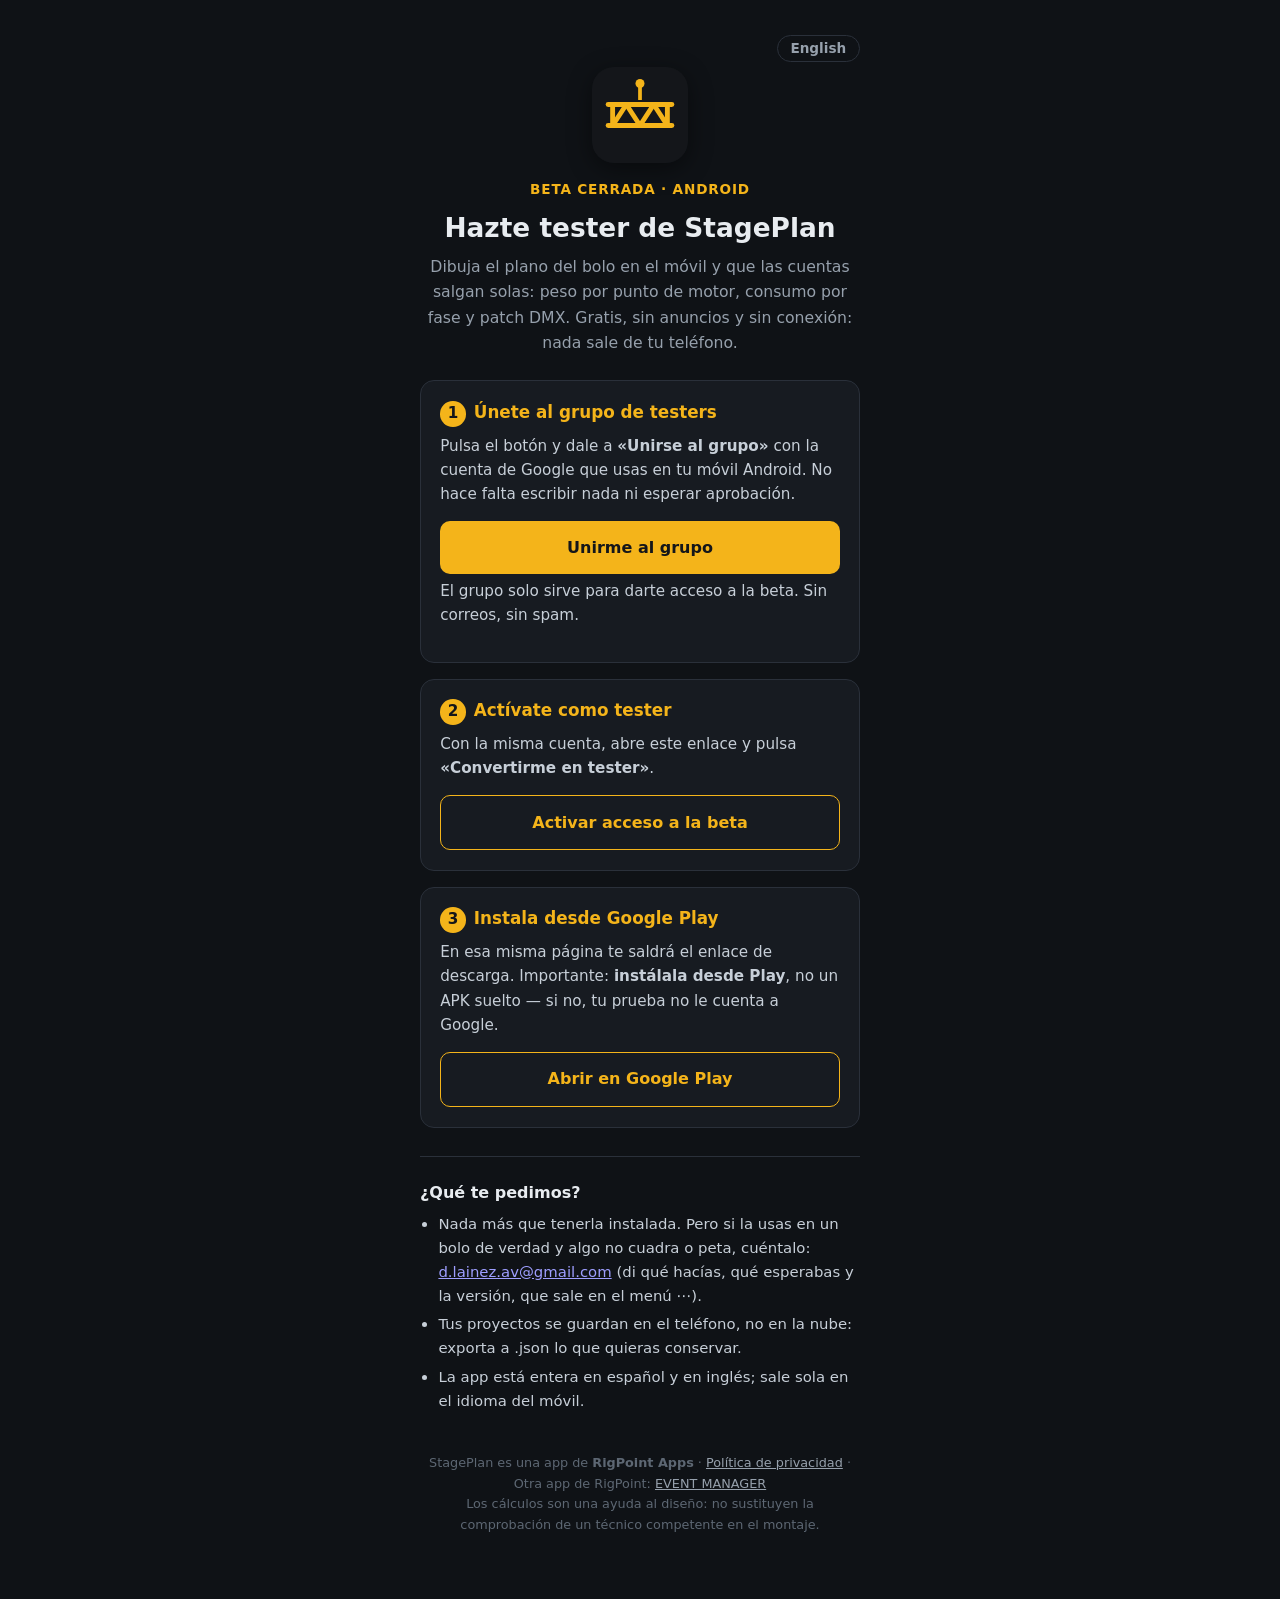
<file: index.html>
<!doctype html>
<html lang="es">
<head>
<meta charset="utf-8">
<meta name="viewport" content="width=device-width, initial-scale=1">
<title>Hazte tester de StagePlan</title>
<meta name="description" content="Únete a la beta de StagePlan: planos de escenario con el peso, el consumo y el DMX calculados solos. Gratis y sin conexión.">
<link rel="alternate" hreflang="en" href="https://rigpoint-apps.github.io/en/">
<link rel="alternate" hreflang="es" href="https://rigpoint-apps.github.io/">
<style>
  :root{ color-scheme: dark }
  *{ box-sizing:border-box }
  body{ margin:0; background:#0f1216; color:#e8ecf0;
        font:16px/1.6 system-ui,-apple-system,"Segoe UI",Roboto,sans-serif }
  main{ max-width:30rem; margin:0 auto; padding:2.2rem 1.25rem 4rem }
  .logo{ display:block; width:96px; height:96px; margin:0 auto 1rem;
         border-radius:22px; box-shadow:0 6px 24px rgba(0,0,0,.45) }
  h1{ font-size:1.65rem; text-align:center; margin:0 0 .3rem }
  .sub{ color:#96a0ac; text-align:center; margin:0 0 1.6rem; font-size:.98rem }
  .pill{ display:block; text-align:center; color:#f4b41a; font-weight:600;
         font-size:.85rem; letter-spacing:.06em; text-transform:uppercase;
         margin-bottom:.4rem }
  .paso{ border:1px solid #2a303a; border-radius:14px; background:#171b21;
         padding:1.1rem 1.2rem 1.25rem; margin:1rem 0 }
  .paso h2{ font-size:1.05rem; margin:0 0 .45rem; color:#f4b41a }
  .paso h2 span{ display:inline-block; width:1.6rem; height:1.6rem; line-height:1.6rem;
         text-align:center; background:#f4b41a; color:#14161a; border-radius:50%;
         font-size:.95rem; margin-right:.5rem; font-weight:700 }
  .paso p{ margin:.3rem 0 .9rem; color:#c7cfd8; font-size:.95rem }
  .btn{ display:block; text-align:center; text-decoration:none; font-weight:700;
        padding:.85rem 1rem; border-radius:10px; font-size:1rem }
  .btn-amber{ background:#f4b41a; color:#14161a }
  .btn-line{ border:1.5px solid #f4b41a; color:#f4b41a }
  .nota{ color:#96a0ac; font-size:.85rem; margin:.6rem 0 0 }
  .que{ margin:1.8rem 0 0; border-top:1px solid #2a303a; padding-top:1.4rem }
  .que h3{ font-size:1rem; margin:0 0 .5rem; color:#e8ecf0 }
  .que ul{ padding-left:1.15rem; margin:.4rem 0; color:#c7cfd8; font-size:.93rem }
  .que li{ margin:.3rem 0 }
  .lang{ text-align:right; margin:0 0 .4rem }
  .lang a{ color:#96a0ac; text-decoration:none; font-size:.85rem; font-weight:600;
           border:1px solid #2a303a; border-radius:999px; padding:.28rem .8rem }
  .lang a:hover{ color:#f4b41a; border-color:#f4b41a }
  footer{ text-align:center; color:#5d6773; font-size:.8rem; margin-top:2.5rem }
  footer a{ color:#96a0ac }
</style>
</head>
<body>
<main>
  <nav class="lang"><a href="en/" hreflang="en" lang="en">English</a></nav>
  <svg class="logo" viewBox="0 0 512 512" role="img" aria-label="StagePlan">
    <rect width="512" height="512" rx="110" fill="#14161a"/>
    <g stroke="#f4b41a" stroke-width="26" stroke-linecap="round" fill="none">
      <line x1="86" y1="200" x2="426" y2="200"/>
      <line x1="86" y1="312" x2="426" y2="312"/>
      <line x1="110" y1="200" x2="110" y2="312"/>
      <line x1="402" y1="200" x2="402" y2="312"/>
      <line x1="110" y1="312" x2="183" y2="200"/>
      <line x1="183" y1="200" x2="256" y2="312"/>
      <line x1="256" y1="312" x2="329" y2="200"/>
      <line x1="329" y1="200" x2="402" y2="312"/>
    </g>
    <line x1="256" y1="88" x2="256" y2="176" stroke="#f4b41a" stroke-width="20"/>
    <circle cx="256" cy="88" r="24" fill="#f4b41a"/>
  </svg>

  <span class="pill">Beta cerrada · Android</span>
  <h1>Hazte tester de StagePlan</h1>
  <p class="sub">Dibuja el plano del bolo en el móvil y que las cuentas salgan solas:
  peso por punto de motor, consumo por fase y patch DMX. Gratis, sin anuncios y sin
  conexión: nada sale de tu teléfono.</p>
  <div class="paso">
    <h2><span>1</span>Únete al grupo de testers</h2>
    <p>Pulsa el botón y dale a <b>«Unirse al grupo»</b> con la cuenta de Google que
    usas en tu móvil Android. No hace falta escribir nada ni esperar aprobación.</p>
    <a class="btn btn-amber" href="https://groups.google.com/g/stageplan-testers" rel="noopener">Unirme al grupo</a>
    <p class="nota">El grupo solo sirve para darte acceso a la beta. Sin correos, sin spam.</p>
  </div>

  <div class="paso">
    <h2><span>2</span>Actívate como tester</h2>
    <p>Con la misma cuenta, abre este enlace y pulsa
    <b>«Convertirme en tester»</b>.</p>
    <a class="btn btn-line" href="https://play.google.com/apps/testing/com.stageplan.app" rel="noopener">Activar acceso a la beta</a>
  </div>

  <div class="paso">
    <h2><span>3</span>Instala desde Google Play</h2>
    <p>En esa misma página te saldrá el enlace de descarga. Importante:
    <b>instálala desde Play</b>, no un APK suelto — si no, tu prueba no le cuenta
    a Google.</p>
    <a class="btn btn-line" href="https://play.google.com/store/apps/details?id=com.stageplan.app" rel="noopener">Abrir en Google Play</a>
  </div>
  <div class="que">
    <h3>¿Qué te pedimos?</h3>
    <ul>
      <li>Nada más que tenerla instalada. Pero si la usas en un bolo de verdad y algo
      no cuadra o peta, cuéntalo: <a href="mailto:d.lainez.av@gmail.com">d.lainez.av@gmail.com</a>
      (di qué hacías, qué esperabas y la versión, que sale en el menú ⋯).</li>
      <li>Tus proyectos se guardan en el teléfono, no en la nube: exporta a .json lo
      que quieras conservar.</li>
      <li>La app está entera en español y en inglés; sale sola en el idioma del móvil.</li>
    </ul>
  </div>

  <footer>
    StagePlan es una app de <b>RigPoint Apps</b> ·
    <a href="privacidad/">Política de privacidad</a> ·
    Otra app de RigPoint: <a href="event-manager/">EVENT MANAGER</a><br>
    Los cálculos son una ayuda al diseño: no sustituyen la comprobación de un
    técnico competente en el montaje.
  </footer>
</main>
</body>
</html>
</file>
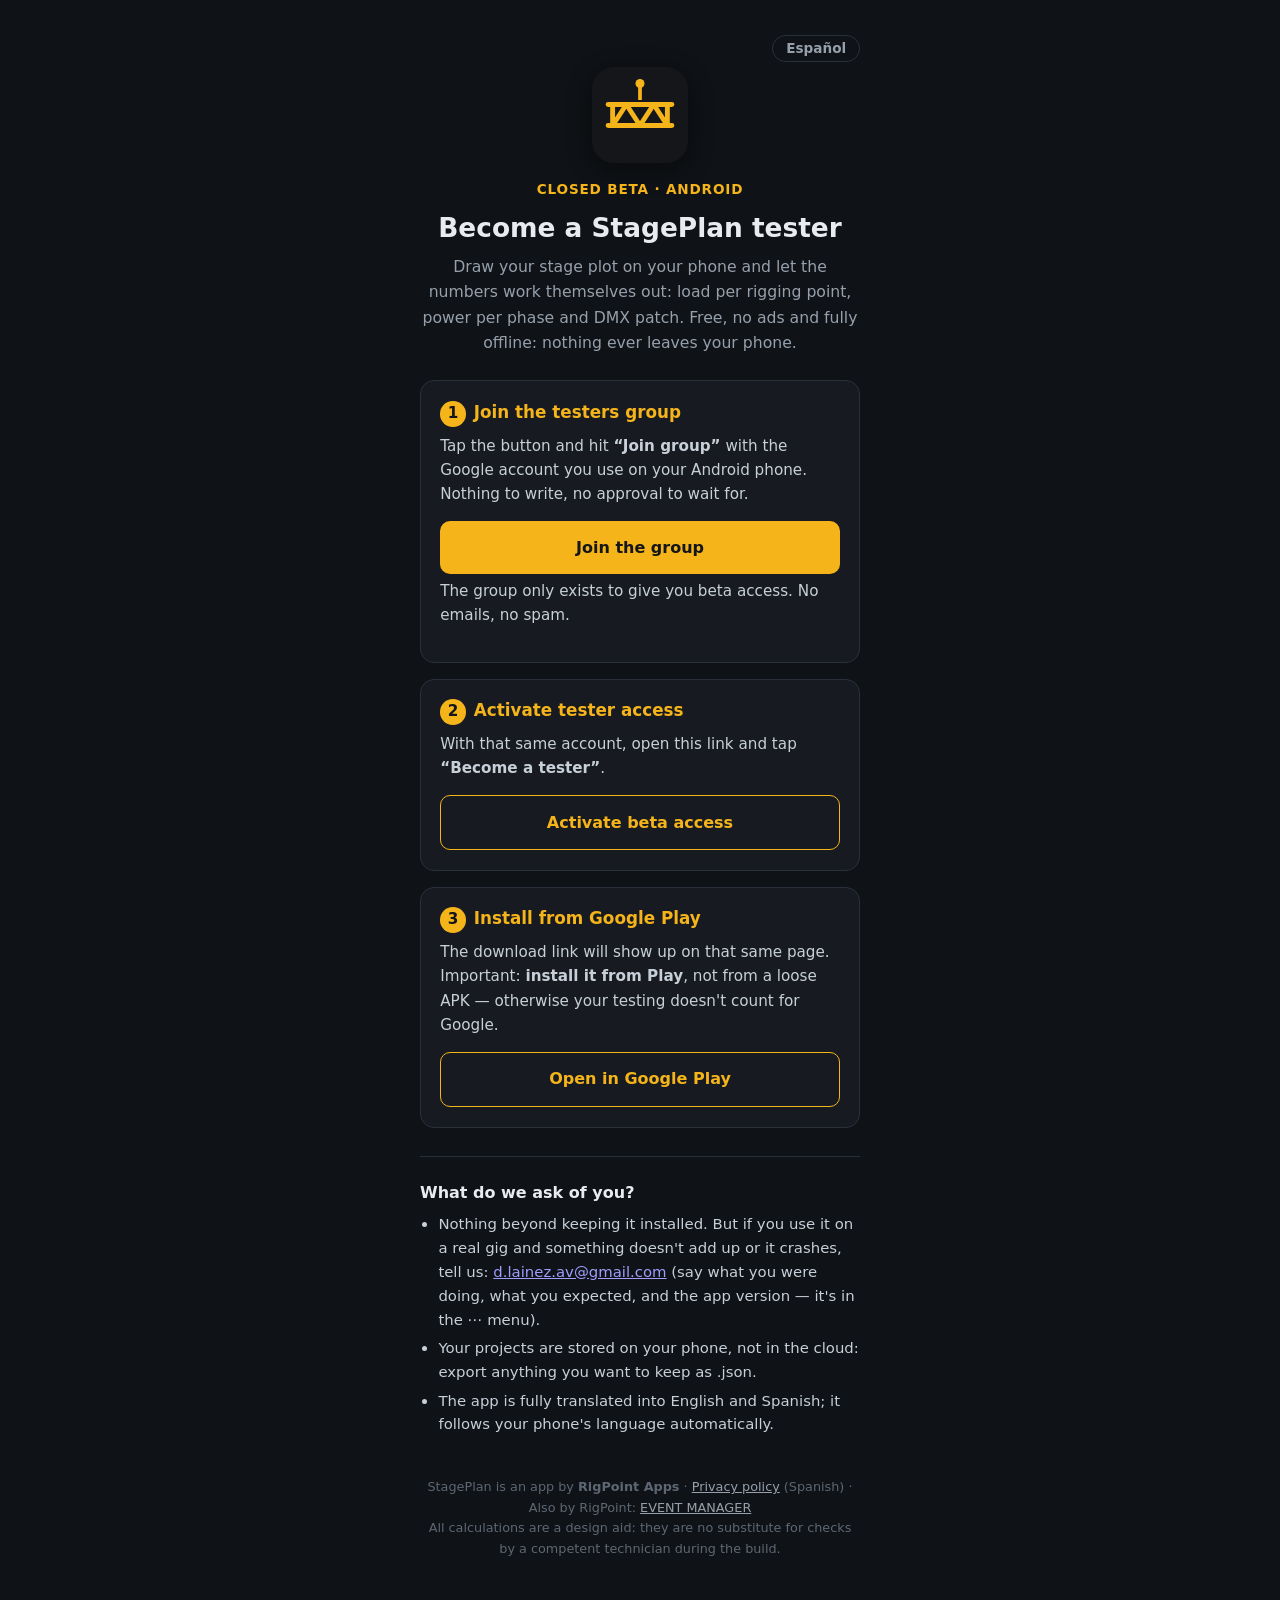
<file: en/index.html>
<!doctype html>
<html lang="en">
<head>
<meta charset="utf-8">
<meta name="viewport" content="width=device-width, initial-scale=1">
<title>Become a StagePlan tester</title>
<meta name="description" content="Join the StagePlan beta: stage plots with rigging loads, power and DMX patch worked out for you. Free and fully offline.">
<link rel="alternate" hreflang="es" href="https://rigpoint-apps.github.io/">
<link rel="alternate" hreflang="en" href="https://rigpoint-apps.github.io/en/">
<style>
  :root{ color-scheme: dark }
  *{ box-sizing:border-box }
  body{ margin:0; background:#0f1216; color:#e8ecf0;
        font:16px/1.6 system-ui,-apple-system,"Segoe UI",Roboto,sans-serif }
  main{ max-width:30rem; margin:0 auto; padding:2.2rem 1.25rem 4rem }
  .logo{ display:block; width:96px; height:96px; margin:0 auto 1rem;
         border-radius:22px; box-shadow:0 6px 24px rgba(0,0,0,.45) }
  h1{ font-size:1.65rem; text-align:center; margin:0 0 .3rem }
  .sub{ color:#96a0ac; text-align:center; margin:0 0 1.6rem; font-size:.98rem }
  .pill{ display:block; text-align:center; color:#f4b41a; font-weight:600;
         font-size:.85rem; letter-spacing:.06em; text-transform:uppercase;
         margin-bottom:.4rem }
  .paso{ border:1px solid #2a303a; border-radius:14px; background:#171b21;
         padding:1.1rem 1.2rem 1.25rem; margin:1rem 0 }
  .paso h2{ font-size:1.05rem; margin:0 0 .45rem; color:#f4b41a }
  .paso h2 span{ display:inline-block; width:1.6rem; height:1.6rem; line-height:1.6rem;
         text-align:center; background:#f4b41a; color:#14161a; border-radius:50%;
         font-size:.95rem; margin-right:.5rem; font-weight:700 }
  .paso p{ margin:.3rem 0 .9rem; color:#c7cfd8; font-size:.95rem }
  .btn{ display:block; text-align:center; text-decoration:none; font-weight:700;
        padding:.85rem 1rem; border-radius:10px; font-size:1rem }
  .btn-amber{ background:#f4b41a; color:#14161a }
  .btn-line{ border:1.5px solid #f4b41a; color:#f4b41a }
  .nota{ color:#96a0ac; font-size:.85rem; margin:.6rem 0 0 }
  .que{ margin:1.8rem 0 0; border-top:1px solid #2a303a; padding-top:1.4rem }
  .que h3{ font-size:1rem; margin:0 0 .5rem; color:#e8ecf0 }
  .que ul{ padding-left:1.15rem; margin:.4rem 0; color:#c7cfd8; font-size:.93rem }
  .que li{ margin:.3rem 0 }
  .lang{ text-align:right; margin:0 0 .4rem }
  .lang a{ color:#96a0ac; text-decoration:none; font-size:.85rem; font-weight:600;
           border:1px solid #2a303a; border-radius:999px; padding:.28rem .8rem }
  .lang a:hover{ color:#f4b41a; border-color:#f4b41a }
  footer{ text-align:center; color:#5d6773; font-size:.8rem; margin-top:2.5rem }
  footer a{ color:#96a0ac }
</style>
</head>
<body>
<main>
  <nav class="lang"><a href="../" hreflang="es" lang="es">Español</a></nav>
  <svg class="logo" viewBox="0 0 512 512" role="img" aria-label="StagePlan">
    <rect width="512" height="512" rx="110" fill="#14161a"/>
    <g stroke="#f4b41a" stroke-width="26" stroke-linecap="round" fill="none">
      <line x1="86" y1="200" x2="426" y2="200"/>
      <line x1="86" y1="312" x2="426" y2="312"/>
      <line x1="110" y1="200" x2="110" y2="312"/>
      <line x1="402" y1="200" x2="402" y2="312"/>
      <line x1="110" y1="312" x2="183" y2="200"/>
      <line x1="183" y1="200" x2="256" y2="312"/>
      <line x1="256" y1="312" x2="329" y2="200"/>
      <line x1="329" y1="200" x2="402" y2="312"/>
    </g>
    <line x1="256" y1="88" x2="256" y2="176" stroke="#f4b41a" stroke-width="20"/>
    <circle cx="256" cy="88" r="24" fill="#f4b41a"/>
  </svg>

  <span class="pill">Closed beta · Android</span>
  <h1>Become a StagePlan tester</h1>
  <p class="sub">Draw your stage plot on your phone and let the numbers work themselves
  out: load per rigging point, power per phase and DMX patch. Free, no ads and fully
  offline: nothing ever leaves your phone.</p>

  <div class="paso">
    <h2><span>1</span>Join the testers group</h2>
    <p>Tap the button and hit <b>“Join group”</b> with the Google account you use on
    your Android phone. Nothing to write, no approval to wait for.</p>
    <a class="btn btn-amber" href="https://groups.google.com/g/stageplan-testers" rel="noopener">Join the group</a>
    <p class="nota">The group only exists to give you beta access. No emails, no spam.</p>
  </div>

  <div class="paso">
    <h2><span>2</span>Activate tester access</h2>
    <p>With that same account, open this link and tap
    <b>“Become a tester”</b>.</p>
    <a class="btn btn-line" href="https://play.google.com/apps/testing/com.stageplan.app" rel="noopener">Activate beta access</a>
  </div>

  <div class="paso">
    <h2><span>3</span>Install from Google Play</h2>
    <p>The download link will show up on that same page. Important:
    <b>install it from Play</b>, not from a loose APK — otherwise your testing
    doesn't count for Google.</p>
    <a class="btn btn-line" href="https://play.google.com/store/apps/details?id=com.stageplan.app" rel="noopener">Open in Google Play</a>
  </div>

  <div class="que">
    <h3>What do we ask of you?</h3>
    <ul>
      <li>Nothing beyond keeping it installed. But if you use it on a real gig and
      something doesn't add up or it crashes, tell us:
      <a href="mailto:d.lainez.av@gmail.com">d.lainez.av@gmail.com</a>
      (say what you were doing, what you expected, and the app version — it's in
      the ⋯ menu).</li>
      <li>Your projects are stored on your phone, not in the cloud: export anything
      you want to keep as .json.</li>
      <li>The app is fully translated into English and Spanish; it follows your
      phone's language automatically.</li>
    </ul>
  </div>

  <footer>
    StagePlan is an app by <b>RigPoint Apps</b> ·
    <a href="../privacidad/">Privacy policy</a> (Spanish) ·
    Also by RigPoint: <a href="../event-manager/en/">EVENT MANAGER</a><br>
    All calculations are a design aid: they are no substitute for checks by a
    competent technician during the build.
  </footer>
</main>
</body>
</html>
</file>
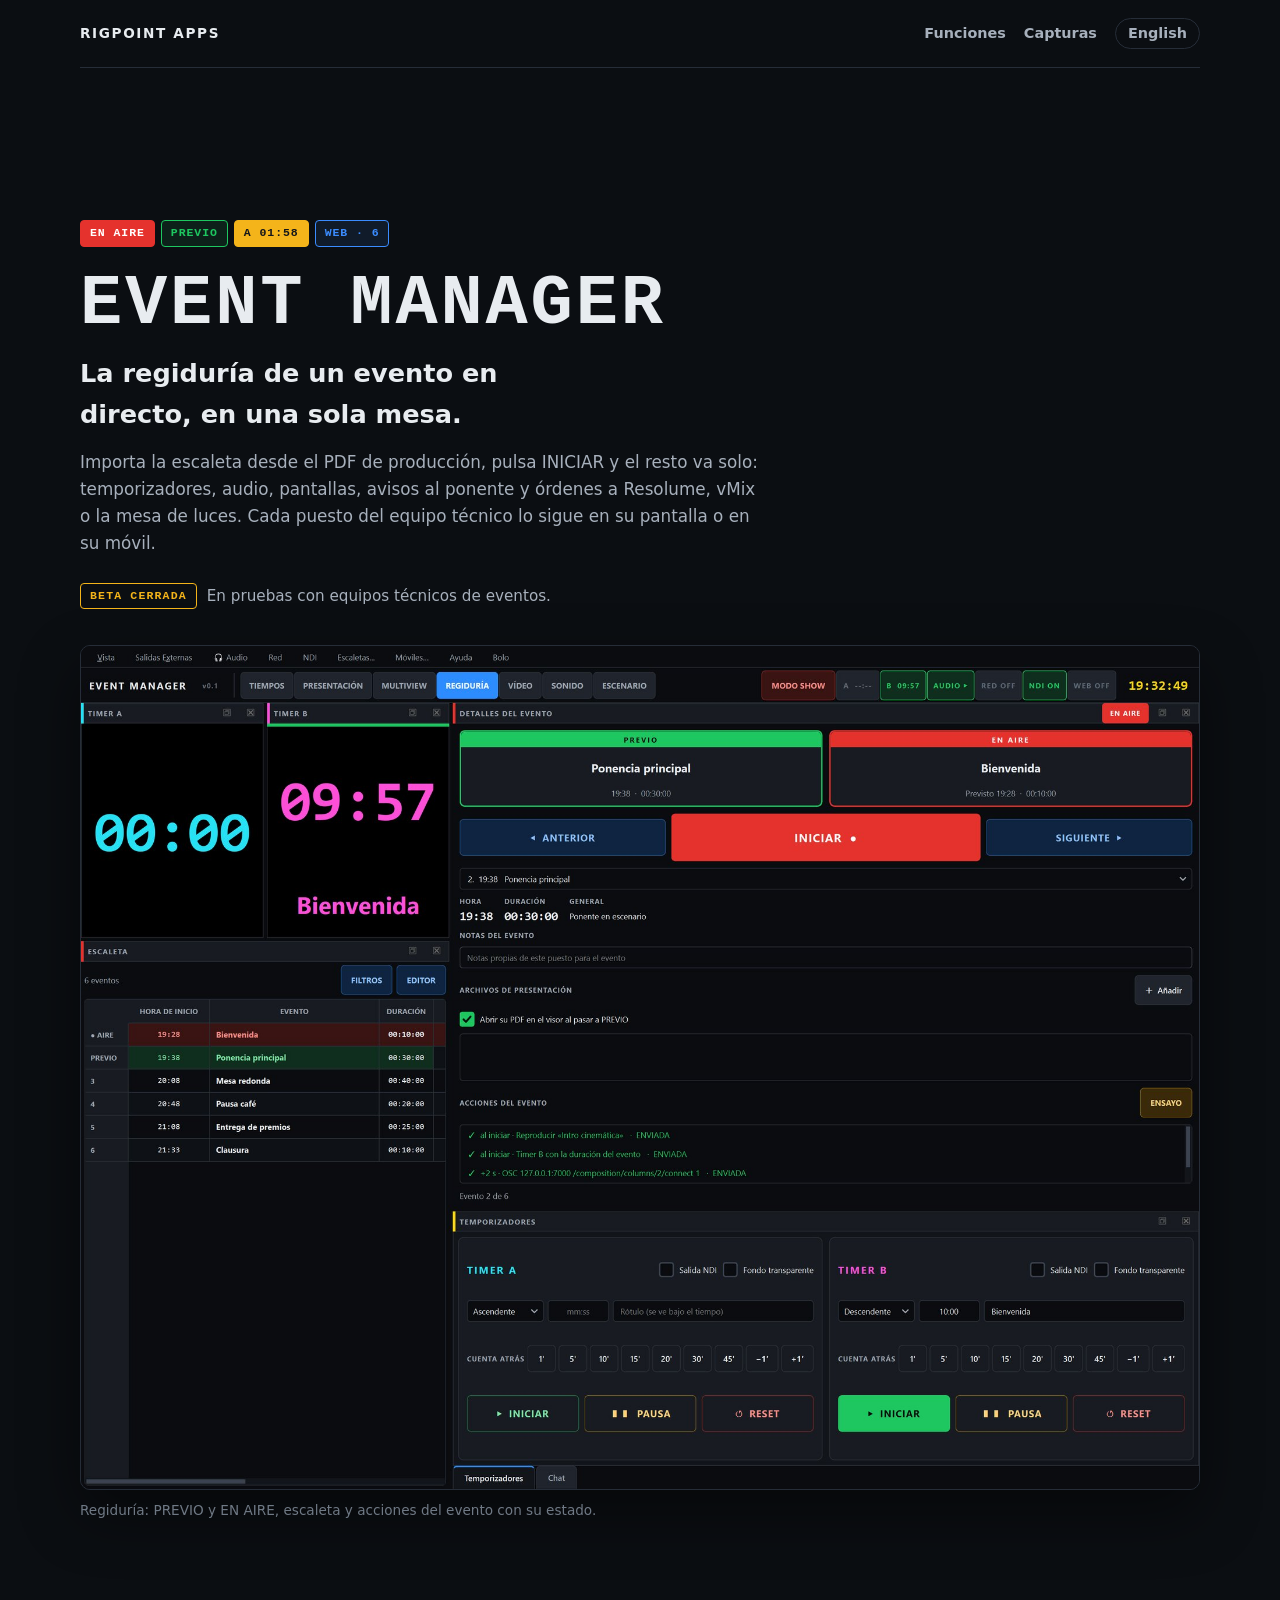
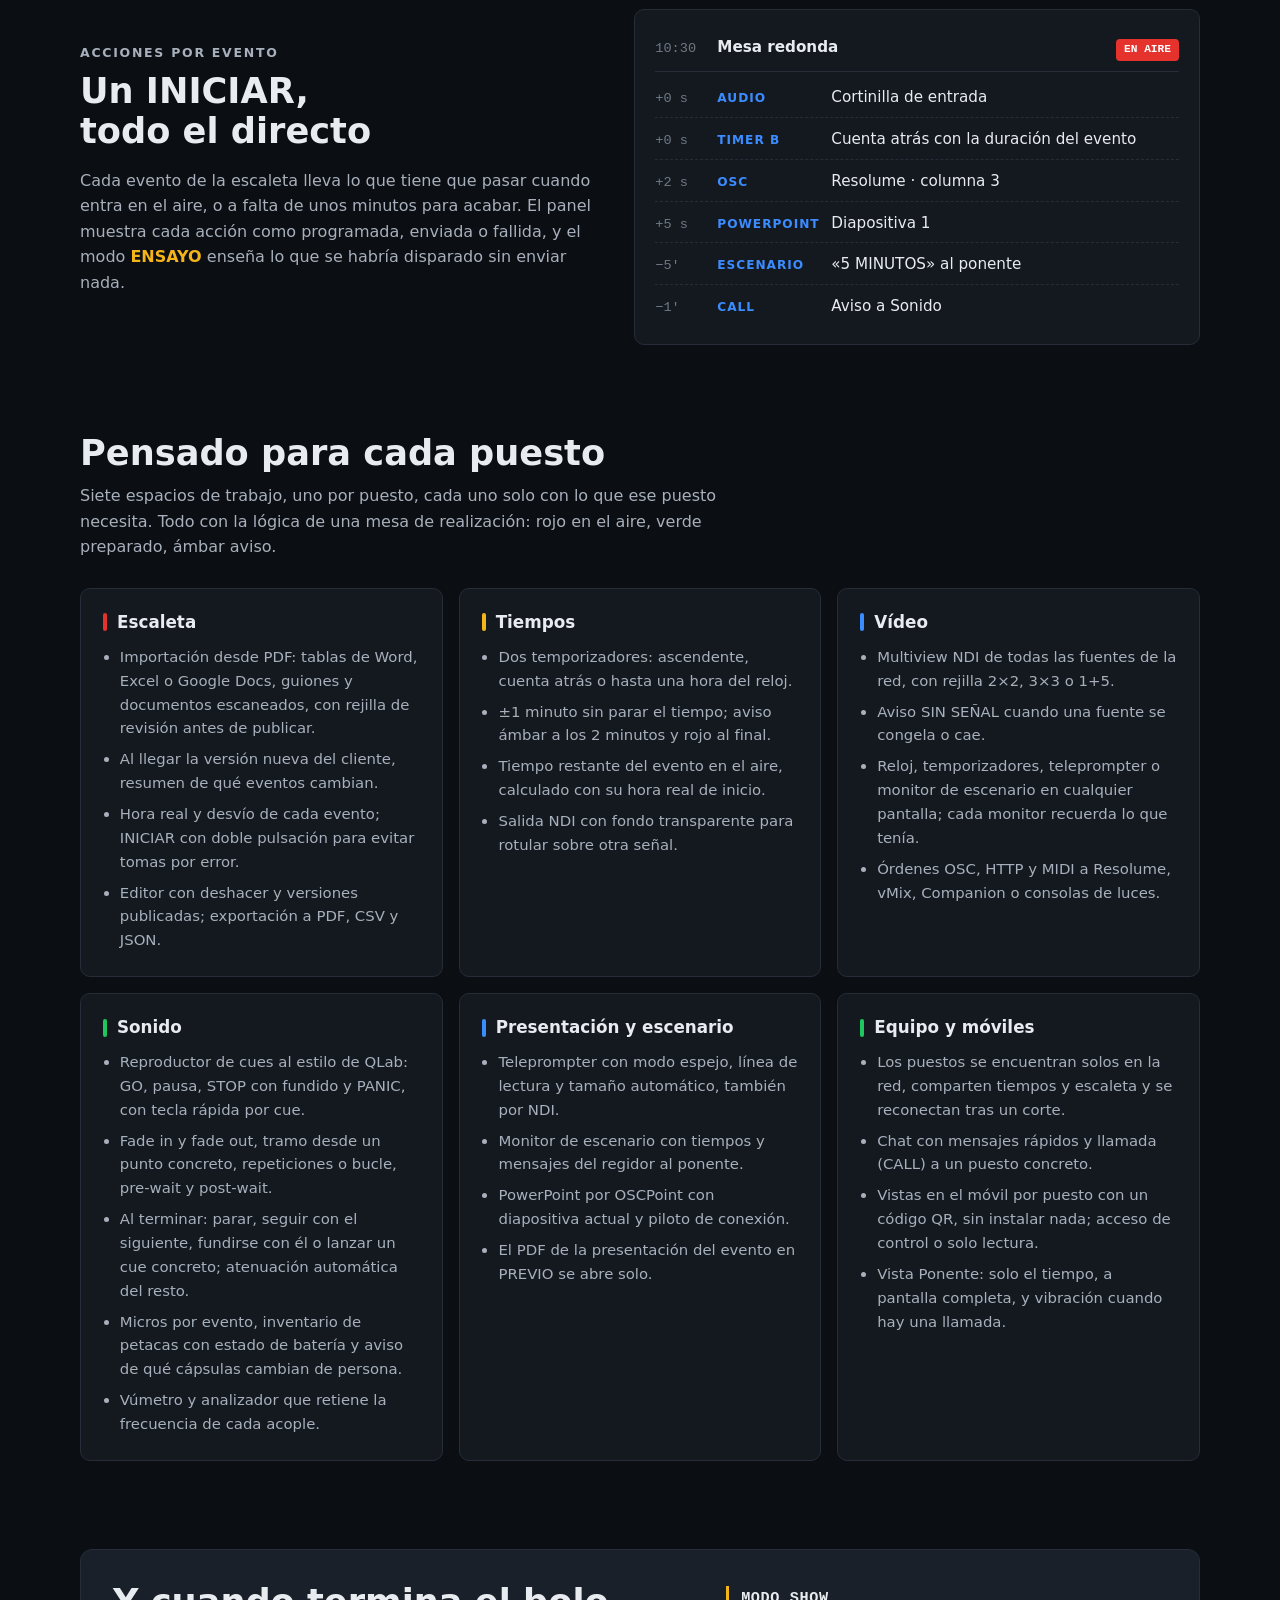
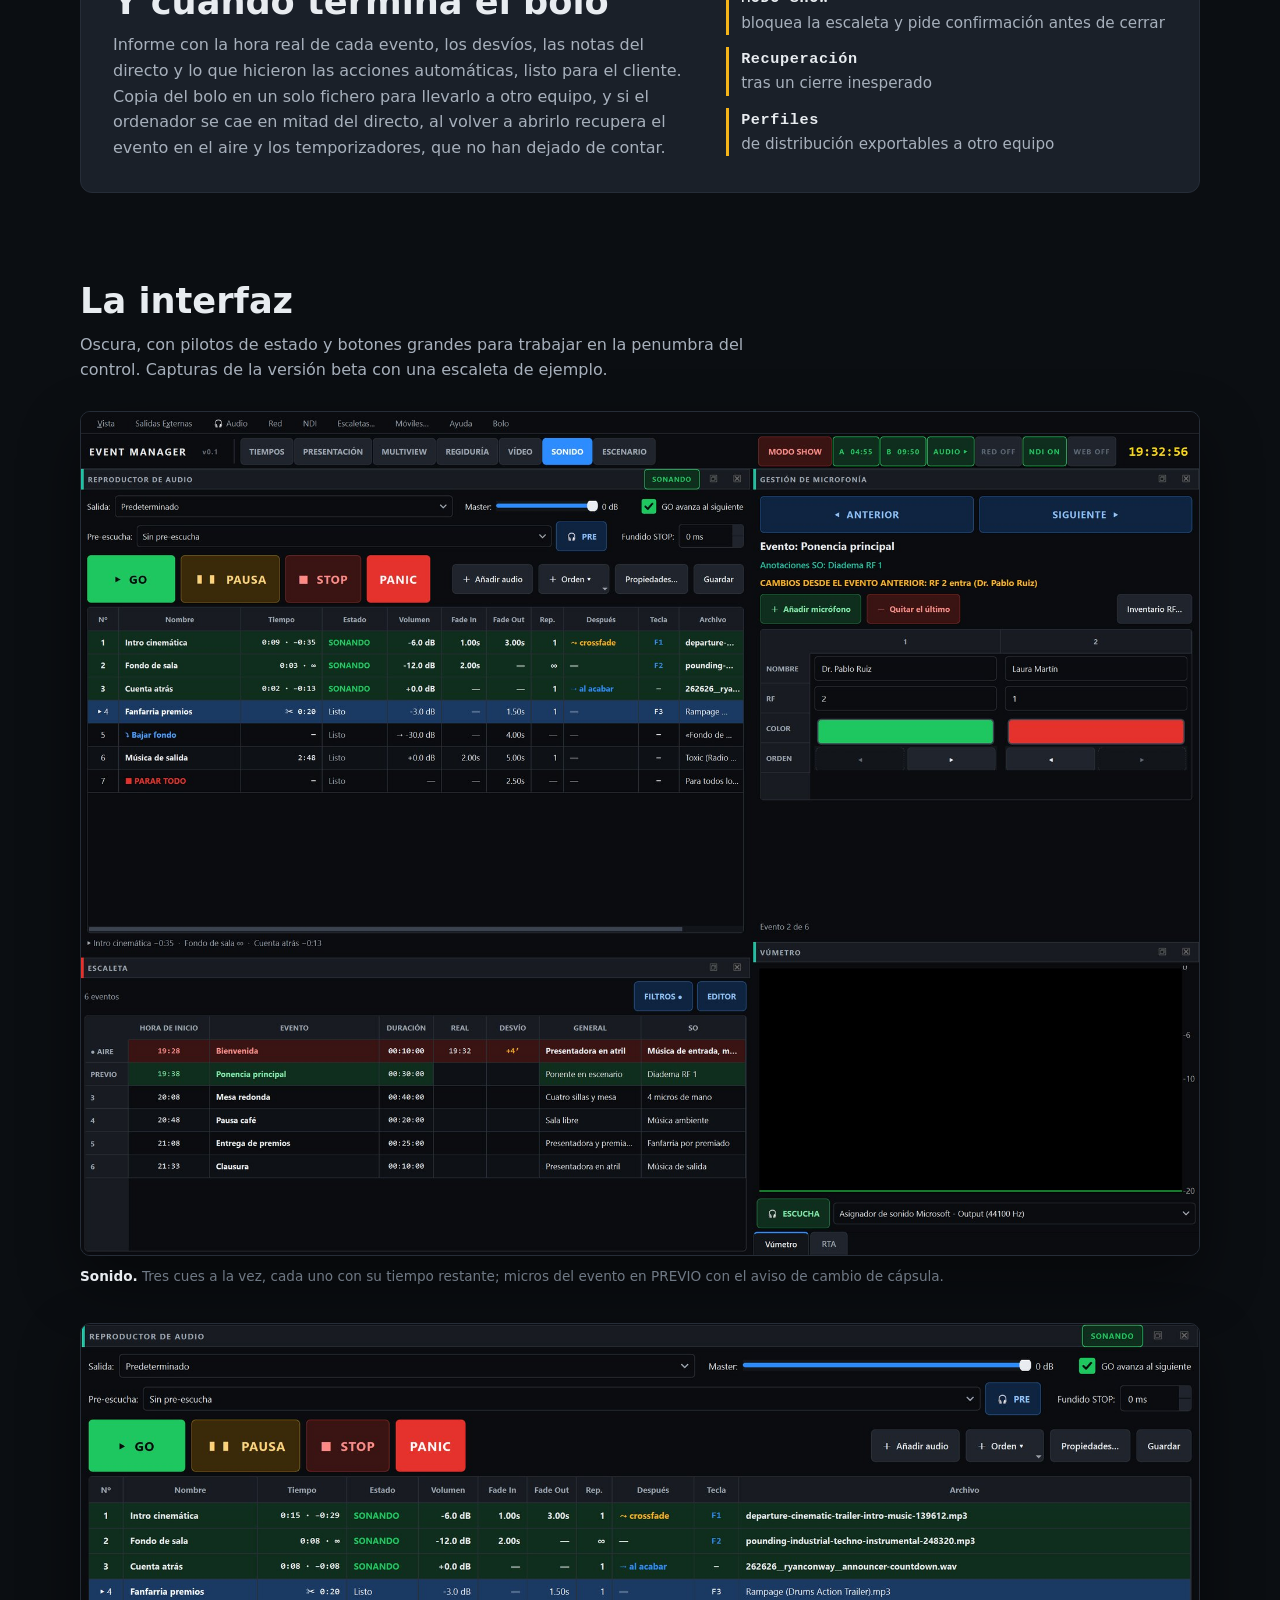
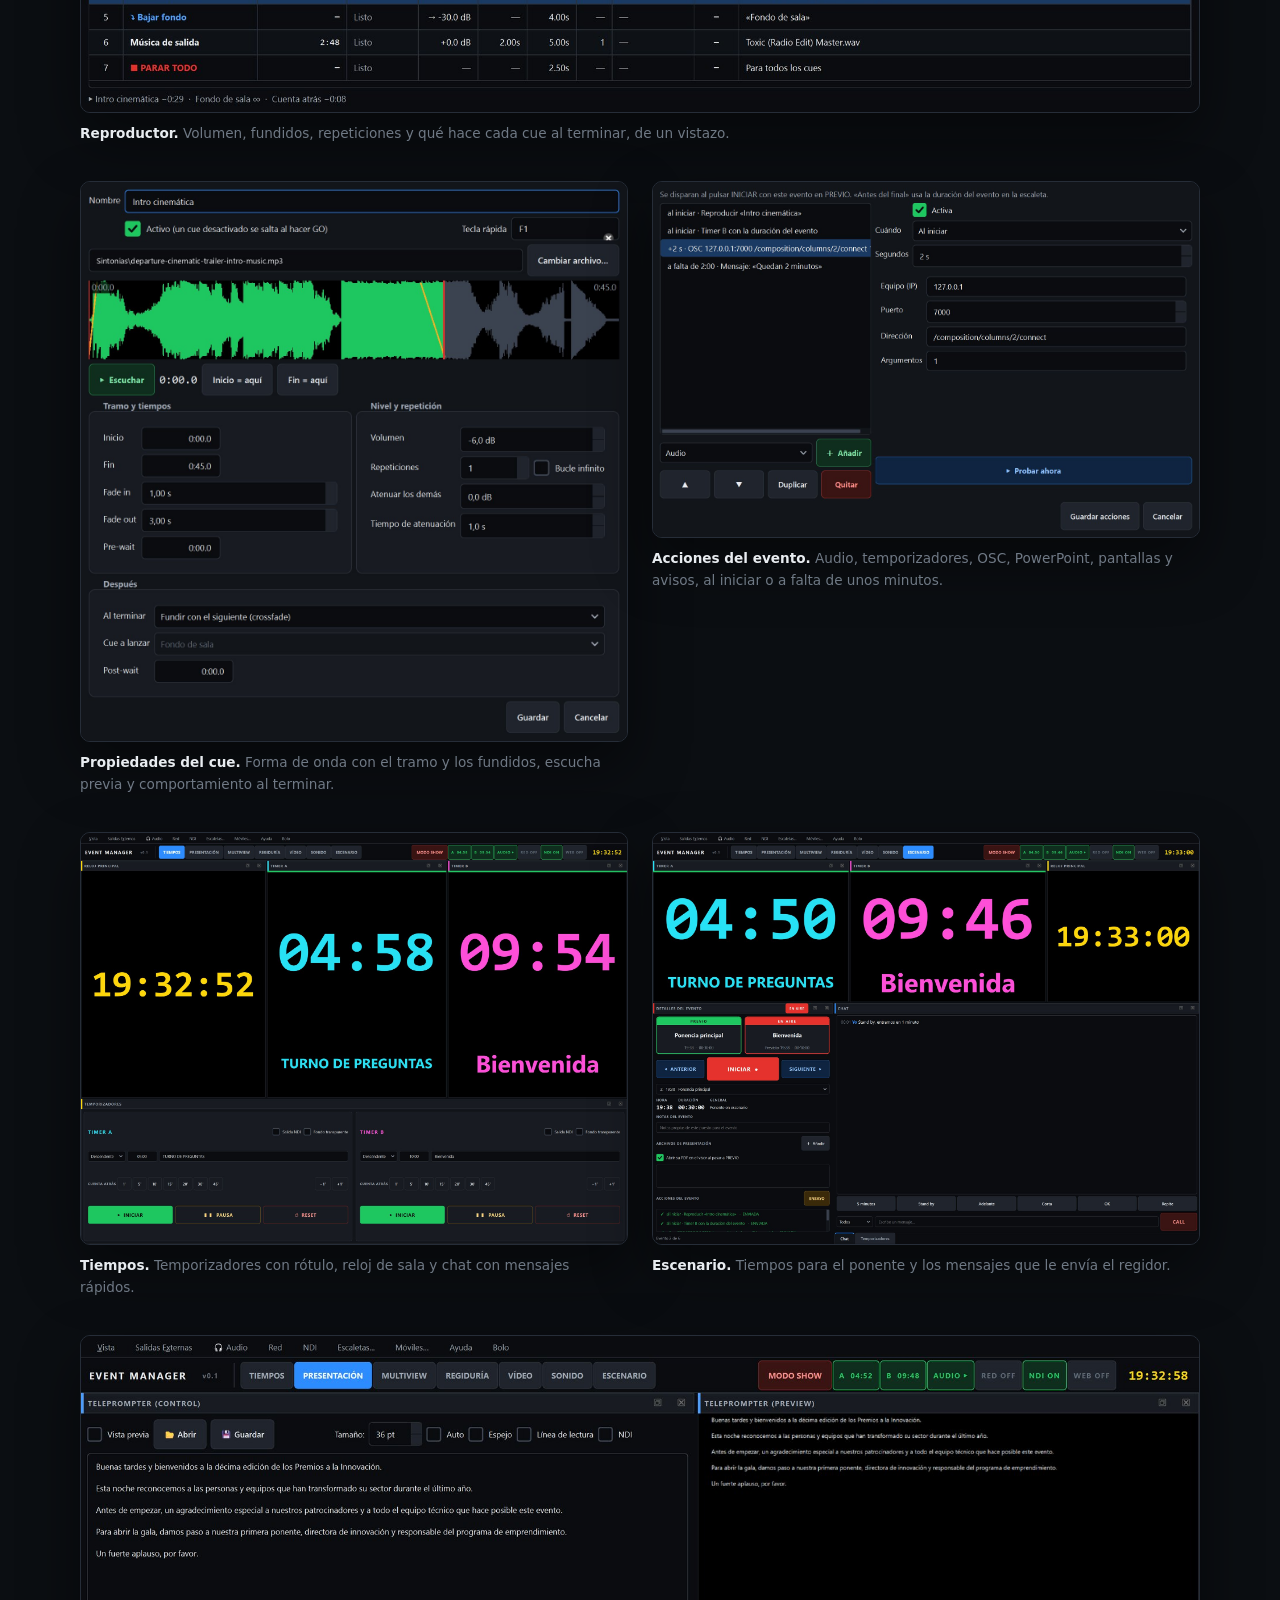
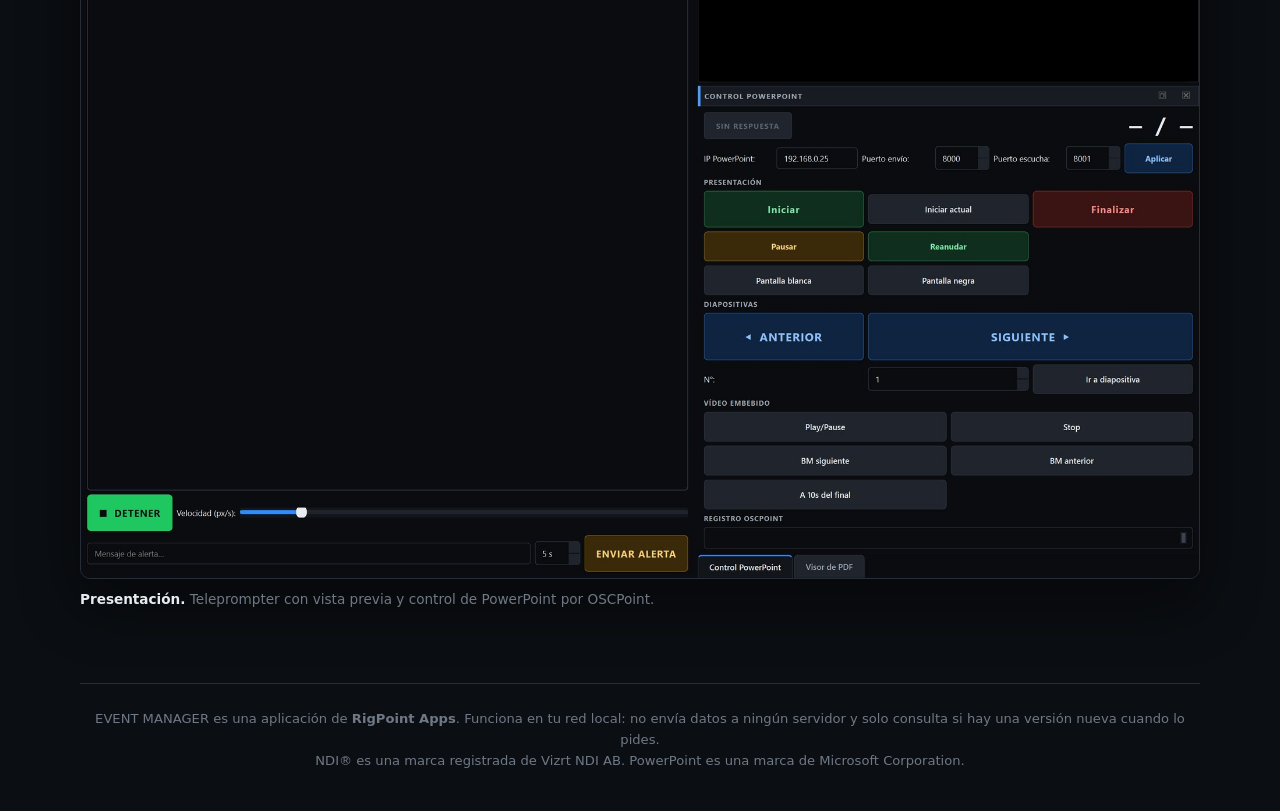
<file: event-manager/index.html>
<!doctype html>
<html lang="es">
<head>
<meta charset="utf-8">
<meta name="viewport" content="width=device-width, initial-scale=1">
<title>EVENT MANAGER · Regiduría para eventos en directo</title>
<meta name="description" content="Software de regiduría para Windows: escaleta importada desde PDF, temporizadores, acciones automáticas por evento, NDI, audio, teleprompter, monitor de escenario y vistas móviles para todo el equipo técnico.">
<link rel="alternate" hreflang="en" href="https://rigpoint-apps.github.io/event-manager/en/">
<link rel="alternate" hreflang="es" href="https://rigpoint-apps.github.io/event-manager/">
<link rel="icon" href="icono.png">
<meta property="og:title" content="EVENT MANAGER · Regiduría para eventos en directo">
<meta property="og:description" content="Un INICIAR y todo el directo arranca a la vez: tiempos, audio, pantallas, avisos y OSC.">
<meta property="og:image" content="https://rigpoint-apps.github.io/event-manager/img/regiduria.jpg">
<link rel="stylesheet" href="estilo.css">
</head>
<body>
<header class="barra">
  <a class="marca" href="../">RigPoint Apps</a>
  <nav class="enlaces">
    <a href="#funciones">Funciones</a>
    <a href="#capturas">Capturas</a>
    <a class="idioma" href="en/" hreflang="en" lang="en">English</a>
  </nav>
</header>

<main>
  <section class="portada">
    <div class="pilotos" aria-hidden="true">
      <span class="piloto rojo">EN AIRE</span><span class="piloto verde">PREVIO</span><span class="piloto ambar">A 01:58</span><span class="piloto azul">WEB · 6</span>
    </div>
    <h1>EVENT MANAGER</h1>
    <p class="lema">La regiduría de un evento en directo, en una sola mesa.</p>
    <p class="entrada">Importa la escaleta desde el PDF de producción, pulsa INICIAR y el resto va solo:
    temporizadores, audio, pantallas, avisos al ponente y órdenes a Resolume, vMix o la mesa de luces.
    Cada puesto del equipo técnico lo sigue en su pantalla o en su móvil.</p>
    <p class="beta"><span>BETA CERRADA</span>En pruebas con equipos técnicos de eventos.</p>
  </section>

  <figure class="captura grande">
    <img src="img/regiduria.jpg" width="1920" height="1447" alt="Espacio de Regiduría: temporizadores, escaleta con el evento en el aire y el panel del evento con sus acciones automáticas">
    <figcaption>Regiduría: PREVIO y EN AIRE, escaleta y acciones del evento con su estado.</figcaption>
  </figure>

  <section class="destacado">
    <div>
      <p class="etiqueta">Acciones por evento</p>
      <h2>Un INICIAR, todo el directo</h2>
      <p>Cada evento de la escaleta lleva lo que tiene que pasar cuando entra en el aire, o a falta de unos minutos para acabar.
      El panel muestra cada acción como programada, enviada o fallida, y el modo <b>ENSAYO</b> enseña lo que se habría disparado sin enviar nada.</p>
    </div>
    <ol class="linea">
      <li><span class="t">10:30</span><b>Mesa redonda</b><span class="chip">EN AIRE</span></li>
      <li><span class="t">+0 s</span><span class="d">Audio</span>Cortinilla de entrada</li>
      <li><span class="t">+0 s</span><span class="d">Timer B</span>Cuenta atrás con la duración del evento</li>
      <li><span class="t">+2 s</span><span class="d">OSC</span>Resolume · columna 3</li>
      <li><span class="t">+5 s</span><span class="d">PowerPoint</span>Diapositiva 1</li>
      <li><span class="t">−5′</span><span class="d">Escenario</span>«5 MINUTOS» al ponente</li>
      <li><span class="t">−1′</span><span class="d">CALL</span>Aviso a Sonido</li>
    </ol>
  </section>

  <section id="funciones">
    <h2>Pensado para cada puesto</h2>
    <p class="intro">Siete espacios de trabajo, uno por puesto, cada uno solo con lo que ese puesto necesita. Todo con la lógica de una mesa de realización: rojo en el aire, verde preparado, ámbar aviso.</p>
    <div class="rejilla">
      <article>
        <h3><i class="rojo"></i>Escaleta</h3>
        <ul>
          <li>Importación desde PDF: tablas de Word, Excel o Google Docs, guiones y documentos escaneados, con rejilla de revisión antes de publicar.</li>
          <li>Al llegar la versión nueva del cliente, resumen de qué eventos cambian.</li>
          <li>Hora real y desvío de cada evento; INICIAR con doble pulsación para evitar tomas por error.</li>
          <li>Editor con deshacer y versiones publicadas; exportación a PDF, CSV y JSON.</li>
        </ul>
      </article>
      <article>
        <h3><i class="ambar"></i>Tiempos</h3>
        <ul>
          <li>Dos temporizadores: ascendente, cuenta atrás o hasta una hora del reloj.</li>
          <li>±1 minuto sin parar el tiempo; aviso ámbar a los 2 minutos y rojo al final.</li>
          <li>Tiempo restante del evento en el aire, calculado con su hora real de inicio.</li>
          <li>Salida NDI con fondo transparente para rotular sobre otra señal.</li>
        </ul>
      </article>
      <article>
        <h3><i class="azul"></i>Vídeo</h3>
        <ul>
          <li>Multiview NDI de todas las fuentes de la red, con rejilla 2×2, 3×3 o 1+5.</li>
          <li>Aviso SIN SEÑAL cuando una fuente se congela o cae.</li>
          <li>Reloj, temporizadores, teleprompter o monitor de escenario en cualquier pantalla; cada monitor recuerda lo que tenía.</li>
          <li>Órdenes OSC, HTTP y MIDI a Resolume, vMix, Companion o consolas de luces.</li>
        </ul>
      </article>
      <article>
        <h3><i class="verde"></i>Sonido</h3>
        <ul>
          <li>Reproductor de cues al estilo de QLab: GO, pausa, STOP con fundido y PANIC, con tecla rápida por cue.</li>
          <li>Fade in y fade out, tramo desde un punto concreto, repeticiones o bucle, pre-wait y post-wait.</li>
          <li>Al terminar: parar, seguir con el siguiente, fundirse con él o lanzar un cue concreto; atenuación automática del resto.</li>
          <li>Micros por evento, inventario de petacas con estado de batería y aviso de qué cápsulas cambian de persona.</li>
          <li>Vúmetro y analizador que retiene la frecuencia de cada acople.</li>
        </ul>
      </article>
      <article>
        <h3><i class="azul"></i>Presentación y escenario</h3>
        <ul>
          <li>Teleprompter con modo espejo, línea de lectura y tamaño automático, también por NDI.</li>
          <li>Monitor de escenario con tiempos y mensajes del regidor al ponente.</li>
          <li>PowerPoint por OSCPoint con diapositiva actual y piloto de conexión.</li>
          <li>El PDF de la presentación del evento en PREVIO se abre solo.</li>
        </ul>
      </article>
      <article>
        <h3><i class="verde"></i>Equipo y móviles</h3>
        <ul>
          <li>Los puestos se encuentran solos en la red, comparten tiempos y escaleta y se reconectan tras un corte.</li>
          <li>Chat con mensajes rápidos y llamada (CALL) a un puesto concreto.</li>
          <li>Vistas en el móvil por puesto con un código QR, sin instalar nada; acceso de control o solo lectura.</li>
          <li>Vista Ponente: solo el tiempo, a pantalla completa, y vibración cuando hay una llamada.</li>
        </ul>
      </article>
    </div>
  </section>

  <section class="bolo">
    <div>
      <h2>Y cuando termina el bolo</h2>
      <p>Informe con la hora real de cada evento, los desvíos, las notas del directo y lo que hicieron las acciones automáticas, listo para el cliente.
      Copia del bolo en un solo fichero para llevarlo a otro equipo, y si el ordenador se cae en mitad del directo, al volver a abrirlo recupera
      el evento en el aire y los temporizadores, que no han dejado de contar.</p>
    </div>
    <ul class="marcas">
      <li><b>MODO SHOW</b>bloquea la escaleta y pide confirmación antes de cerrar</li>
      <li><b>Recuperación</b>tras un cierre inesperado</li>
      <li><b>Perfiles</b>de distribución exportables a otro equipo</li>
    </ul>
  </section>

  <section id="capturas">
    <h2>La interfaz</h2>
    <p class="intro">Oscura, con pilotos de estado y botones grandes para trabajar en la penumbra del control. Capturas de la versión beta con una escaleta de ejemplo.</p>
    <div class="galeria">
      <figure class="captura ancha"><img src="img/sonido.jpg" loading="lazy" width="1920" height="1447" alt="Espacio de Sonido: reproductor con tres cues sonando, gestión de microfonía, escaleta y vúmetro"><figcaption><b>Sonido.</b> Tres cues a la vez, cada uno con su tiempo restante; micros del evento en PREVIO con el aviso de cambio de cápsula.</figcaption></figure>
      <figure class="captura ancha"><img src="img/reproductor.jpg" loading="lazy" width="1920" height="666" alt="Reproductor de audio con GO, PAUSA, STOP, PANIC y la lista de cues"><figcaption><b>Reproductor.</b> Volumen, fundidos, repeticiones y qué hace cada cue al terminar, de un vistazo.</figcaption></figure>
      <figure class="captura"><img src="img/propiedades_cue.jpg" loading="lazy" width="1330" height="1362" alt="Propiedades de un cue: forma de onda con inicio, fin y fundidos, niveles y comportamiento al terminar"><figcaption><b>Propiedades del cue.</b> Forma de onda con el tramo y los fundidos, escucha previa y comportamiento al terminar.</figcaption></figure>
      <figure class="captura"><img src="img/acciones_evento.jpg" loading="lazy" width="1505" height="980" alt="Editor de acciones de un evento: audio, temporizador, OSC y mensaje"><figcaption><b>Acciones del evento.</b> Audio, temporizadores, OSC, PowerPoint, pantallas y avisos, al iniciar o a falta de unos minutos.</figcaption></figure>
      <figure class="captura"><img src="img/tiempos.jpg" loading="lazy" width="1920" height="1447" alt="Espacio de Tiempos con dos temporizadores, reloj, detalles del evento y chat"><figcaption><b>Tiempos.</b> Temporizadores con rótulo, reloj de sala y chat con mensajes rápidos.</figcaption></figure>
      <figure class="captura"><img src="img/escenario.jpg" loading="lazy" width="1920" height="1447" alt="Espacio de Escenario"><figcaption><b>Escenario.</b> Tiempos para el ponente y los mensajes que le envía el regidor.</figcaption></figure>
      <figure class="captura ancha"><img src="img/presentacion.jpg" loading="lazy" width="1920" height="1447" alt="Espacio de Presentación con teleprompter y control de PowerPoint"><figcaption><b>Presentación.</b> Teleprompter con vista previa y control de PowerPoint por OSCPoint.</figcaption></figure>
    </div>
  </section>
</main>

<footer>
  EVENT MANAGER es una aplicación de <b>RigPoint Apps</b>. Funciona en tu red local: no envía datos a ningún servidor
  y solo consulta si hay una versión nueva cuando lo pides.<br>
  NDI® es una marca registrada de Vizrt NDI AB. PowerPoint es una marca de Microsoft Corporation.
</footer>
</body>
</html>
</file>
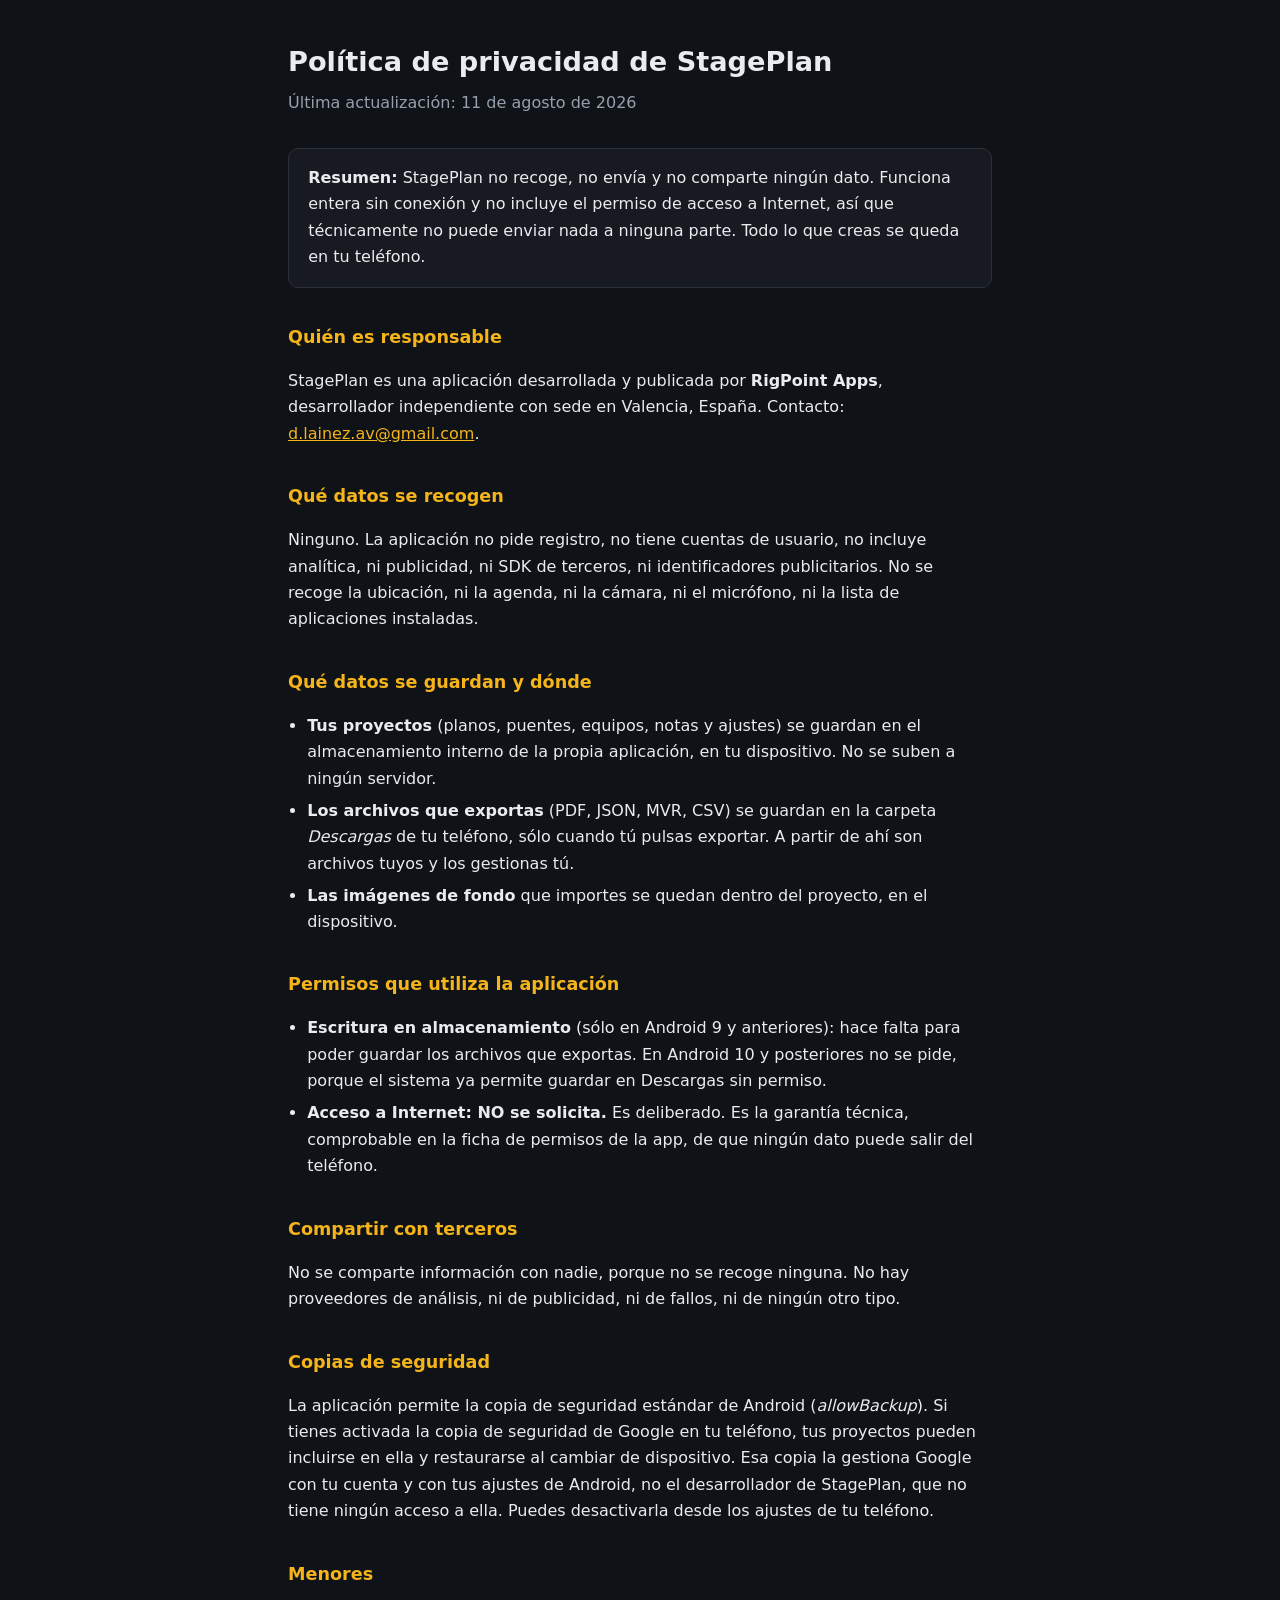
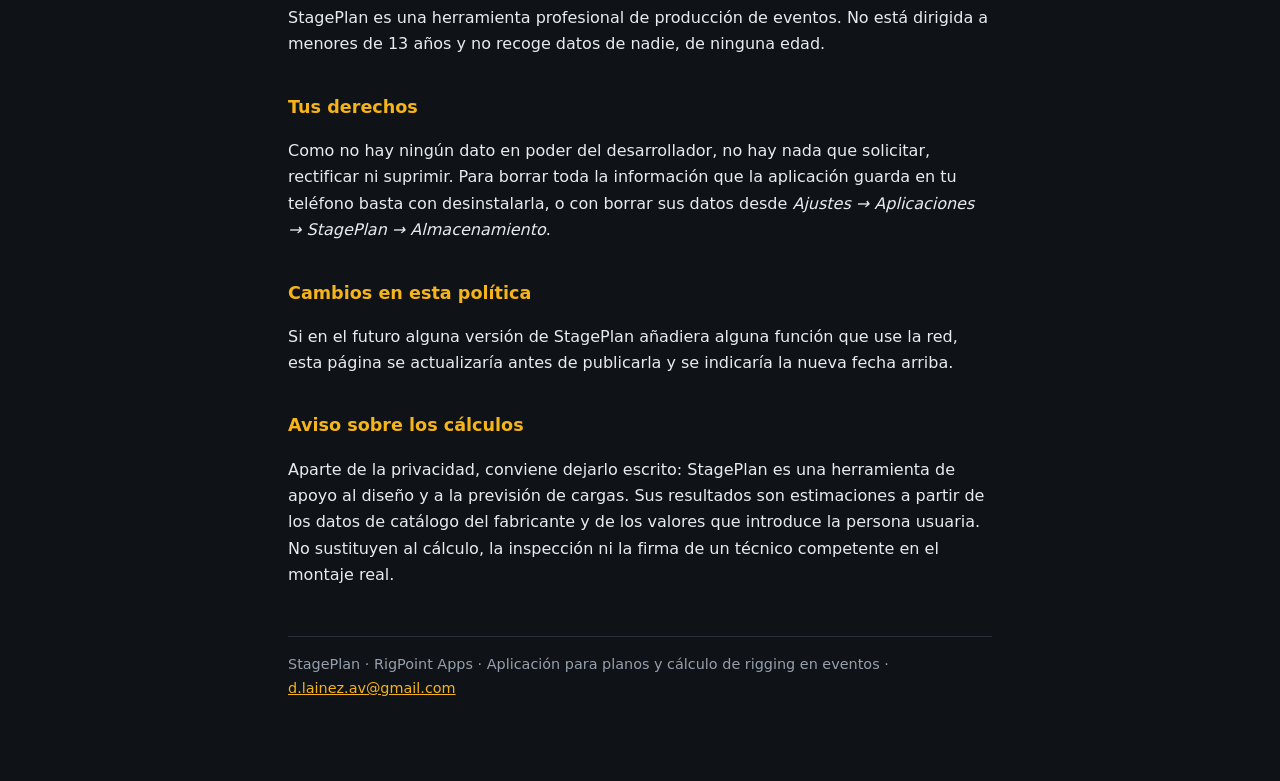
<file: privacidad/index.html>
<!doctype html>
<html lang="es">
<head>
<meta charset="utf-8">
<meta name="viewport" content="width=device-width, initial-scale=1">
<title>Política de privacidad · StagePlan</title>
<!--
  Google Play exige una URL pública con la política de privacidad, también para
  una beta cerrada. Este archivo es esa página: se sube tal cual a cualquier
  alojamiento estático (GitHub Pages sirve y es gratis) y la URL resultante se
  pega en Play Console → Contenido de la app → Política de privacidad.

  El texto dice lo que hace la app de verdad, que en este caso es fácil: nada
  sale del teléfono porque la app ni siquiera pide permiso de INTERNET.
  Si algún día se añade red, sincronización o cualquier estadística de uso, ESTE
  ARCHIVO Y LA SECCIÓN "SEGURIDAD DE LOS DATOS" DE PLAY HAY QUE REESCRIBIRLOS
  ANTES de publicar esa versión. Declarar de menos en Play es motivo de retirada.
-->
<style>
  :root{ color-scheme: dark }
  body{ margin:0; background:#0f1216; color:#e8ecf0;
        font:16px/1.65 system-ui,-apple-system,"Segoe UI",Roboto,sans-serif }
  main{ max-width:44rem; margin:0 auto; padding:2.5rem 1.25rem 5rem }
  h1{ font-size:1.7rem; margin:0 0 .3rem }
  h2{ font-size:1.1rem; margin:2.2rem 0 .5rem; color:#f4b41a }
  .sub{ color:#96a0ac; margin:0 0 2rem }
  ul{ padding-left:1.2rem } li{ margin:.35rem 0 }
  a{ color:#f4b41a }
  .caja{ border:1px solid #2a303a; border-radius:10px; padding:1rem 1.2rem;
         background:#171b21; margin:1.5rem 0 }
  footer{ margin-top:3rem; color:#96a0ac; font-size:.9rem;
          border-top:1px solid #2a303a; padding-top:1rem }
</style>
</head>
<body>
<main>

<h1>Política de privacidad de StagePlan</h1>
<p class="sub">Última actualización: 11 de agosto de 2026</p>

<div class="caja">
  <strong>Resumen:</strong> StagePlan no recoge, no envía y no comparte ningún
  dato. Funciona entera sin conexión y no incluye el permiso de acceso a
  Internet, así que técnicamente no puede enviar nada a ninguna parte. Todo lo
  que creas se queda en tu teléfono.
</div>

<h2>Quién es responsable</h2>
<p>
  StagePlan es una aplicación desarrollada y publicada por <strong>RigPoint
  Apps</strong>, desarrollador independiente con sede en Valencia, España.
  Contacto: <a href="mailto:d.lainez.av@gmail.com">d.lainez.av@gmail.com</a>.
</p>

<h2>Qué datos se recogen</h2>
<p>
  Ninguno. La aplicación no pide registro, no tiene cuentas de usuario, no
  incluye analítica, ni publicidad, ni SDK de terceros, ni identificadores
  publicitarios. No se recoge la ubicación, ni la agenda, ni la cámara, ni el
  micrófono, ni la lista de aplicaciones instaladas.
</p>

<h2>Qué datos se guardan y dónde</h2>
<ul>
  <li>
    <strong>Tus proyectos</strong> (planos, puentes, equipos, notas y ajustes) se
    guardan en el almacenamiento interno de la propia aplicación, en tu
    dispositivo. No se suben a ningún servidor.
  </li>
  <li>
    <strong>Los archivos que exportas</strong> (PDF, JSON, MVR, CSV) se guardan
    en la carpeta <em>Descargas</em> de tu teléfono, sólo cuando tú pulsas
    exportar. A partir de ahí son archivos tuyos y los gestionas tú.
  </li>
  <li>
    <strong>Las imágenes de fondo</strong> que importes se quedan dentro del
    proyecto, en el dispositivo.
  </li>
</ul>

<h2>Permisos que utiliza la aplicación</h2>
<ul>
  <li>
    <strong>Escritura en almacenamiento</strong> (sólo en Android 9 y anteriores):
    hace falta para poder guardar los archivos que exportas. En Android 10 y
    posteriores no se pide, porque el sistema ya permite guardar en Descargas sin
    permiso.
  </li>
  <li>
    <strong>Acceso a Internet: NO se solicita.</strong> Es deliberado. Es la
    garantía técnica, comprobable en la ficha de permisos de la app, de que
    ningún dato puede salir del teléfono.
  </li>
</ul>

<h2>Compartir con terceros</h2>
<p>
  No se comparte información con nadie, porque no se recoge ninguna. No hay
  proveedores de análisis, ni de publicidad, ni de fallos, ni de ningún otro tipo.
</p>

<h2>Copias de seguridad</h2>
<p>
  La aplicación permite la copia de seguridad estándar de Android
  (<em>allowBackup</em>). Si tienes activada la copia de seguridad de Google en tu
  teléfono, tus proyectos pueden incluirse en ella y restaurarse al cambiar de
  dispositivo. Esa copia la gestiona Google con tu cuenta y con tus ajustes de
  Android, no el desarrollador de StagePlan, que no tiene ningún acceso a ella.
  Puedes desactivarla desde los ajustes de tu teléfono.
</p>

<h2>Menores</h2>
<p>
  StagePlan es una herramienta profesional de producción de eventos. No está
  dirigida a menores de 13 años y no recoge datos de nadie, de ninguna edad.
</p>

<h2>Tus derechos</h2>
<p>
  Como no hay ningún dato en poder del desarrollador, no hay nada que solicitar,
  rectificar ni suprimir. Para borrar toda la información que la aplicación
  guarda en tu teléfono basta con desinstalarla, o con borrar sus datos desde
  <em>Ajustes → Aplicaciones → StagePlan → Almacenamiento</em>.
</p>

<h2>Cambios en esta política</h2>
<p>
  Si en el futuro alguna versión de StagePlan añadiera alguna función que use la
  red, esta página se actualizaría antes de publicarla y se indicaría la nueva
  fecha arriba.
</p>

<h2>Aviso sobre los cálculos</h2>
<p>
  Aparte de la privacidad, conviene dejarlo escrito: StagePlan es una herramienta
  de apoyo al diseño y a la previsión de cargas. Sus resultados son estimaciones
  a partir de los datos de catálogo del fabricante y de los valores que introduce
  la persona usuaria. No sustituyen al cálculo, la inspección ni la firma de un
  técnico competente en el montaje real.
</p>

<footer>
  StagePlan · RigPoint Apps · Aplicación para planos y cálculo de rigging en
  eventos · <a href="mailto:d.lainez.av@gmail.com">d.lainez.av@gmail.com</a>
</footer>

</main>
</body>
</html>
</file>
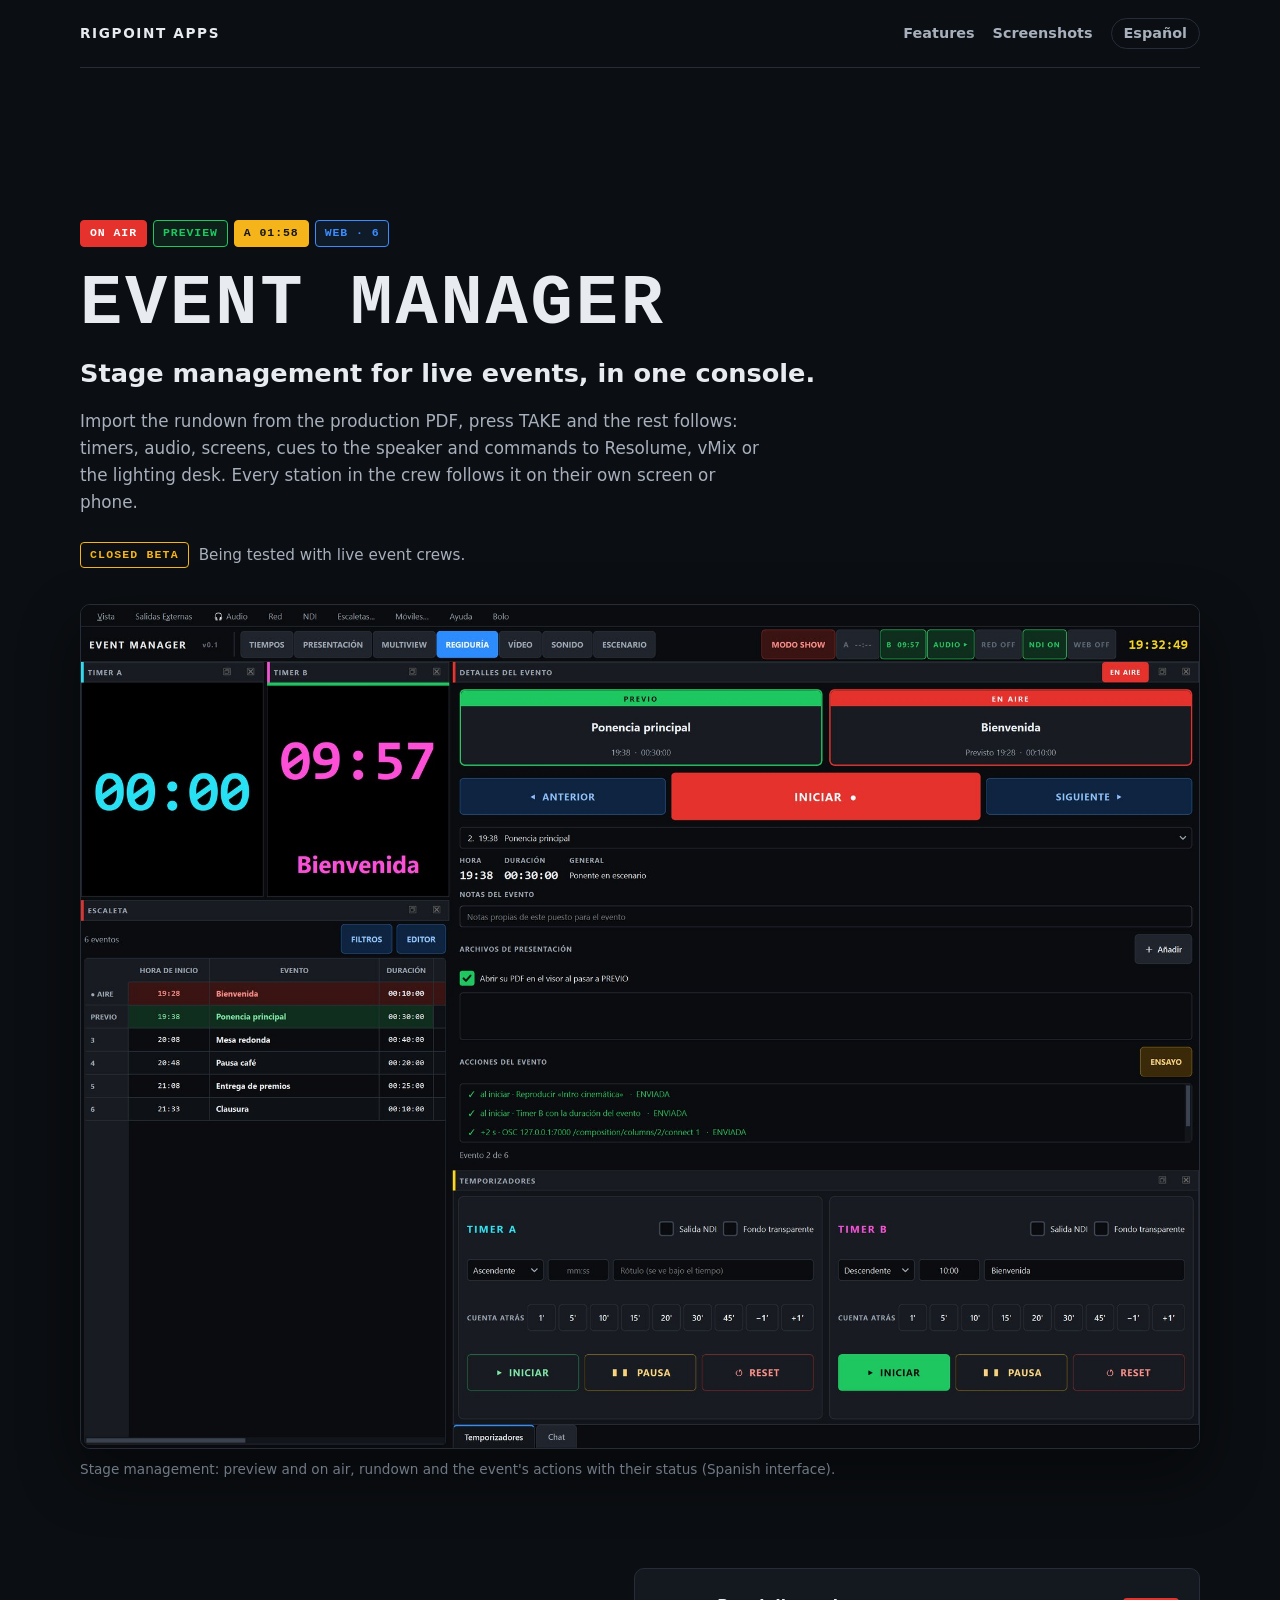
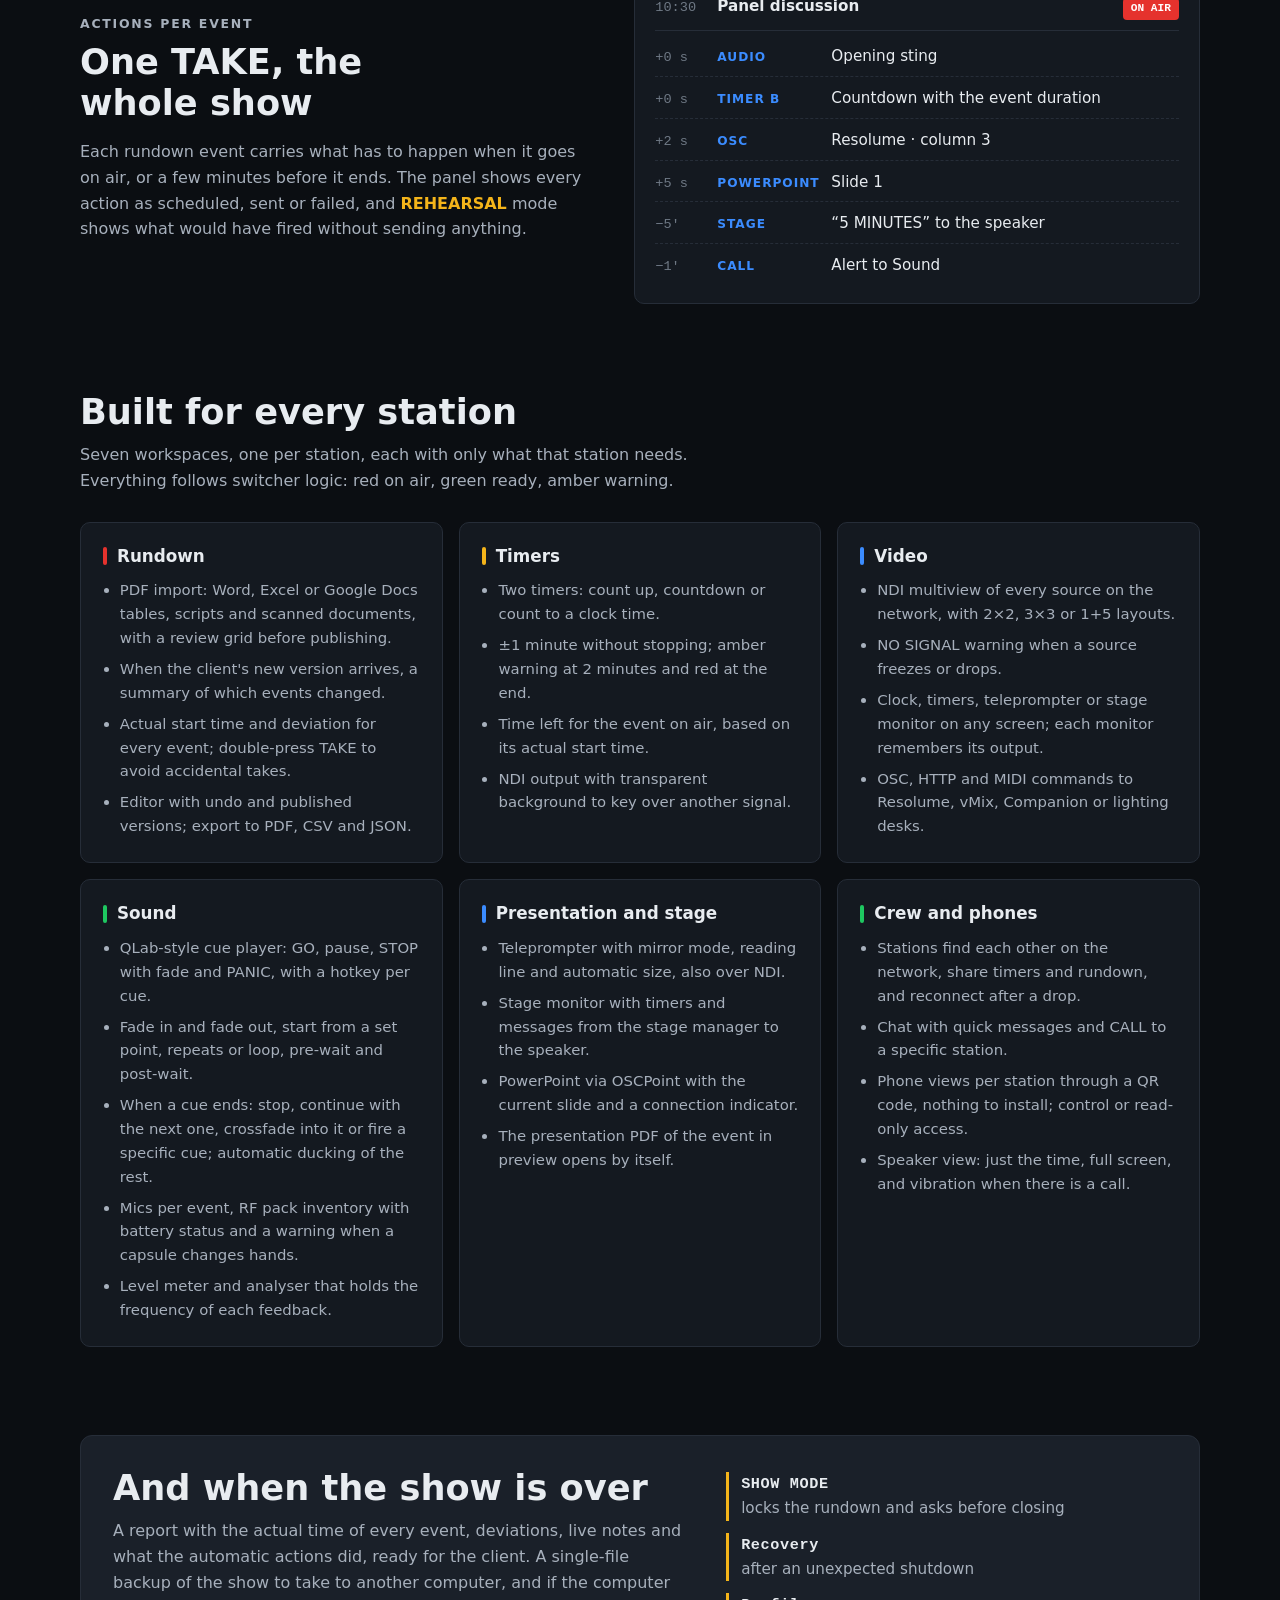
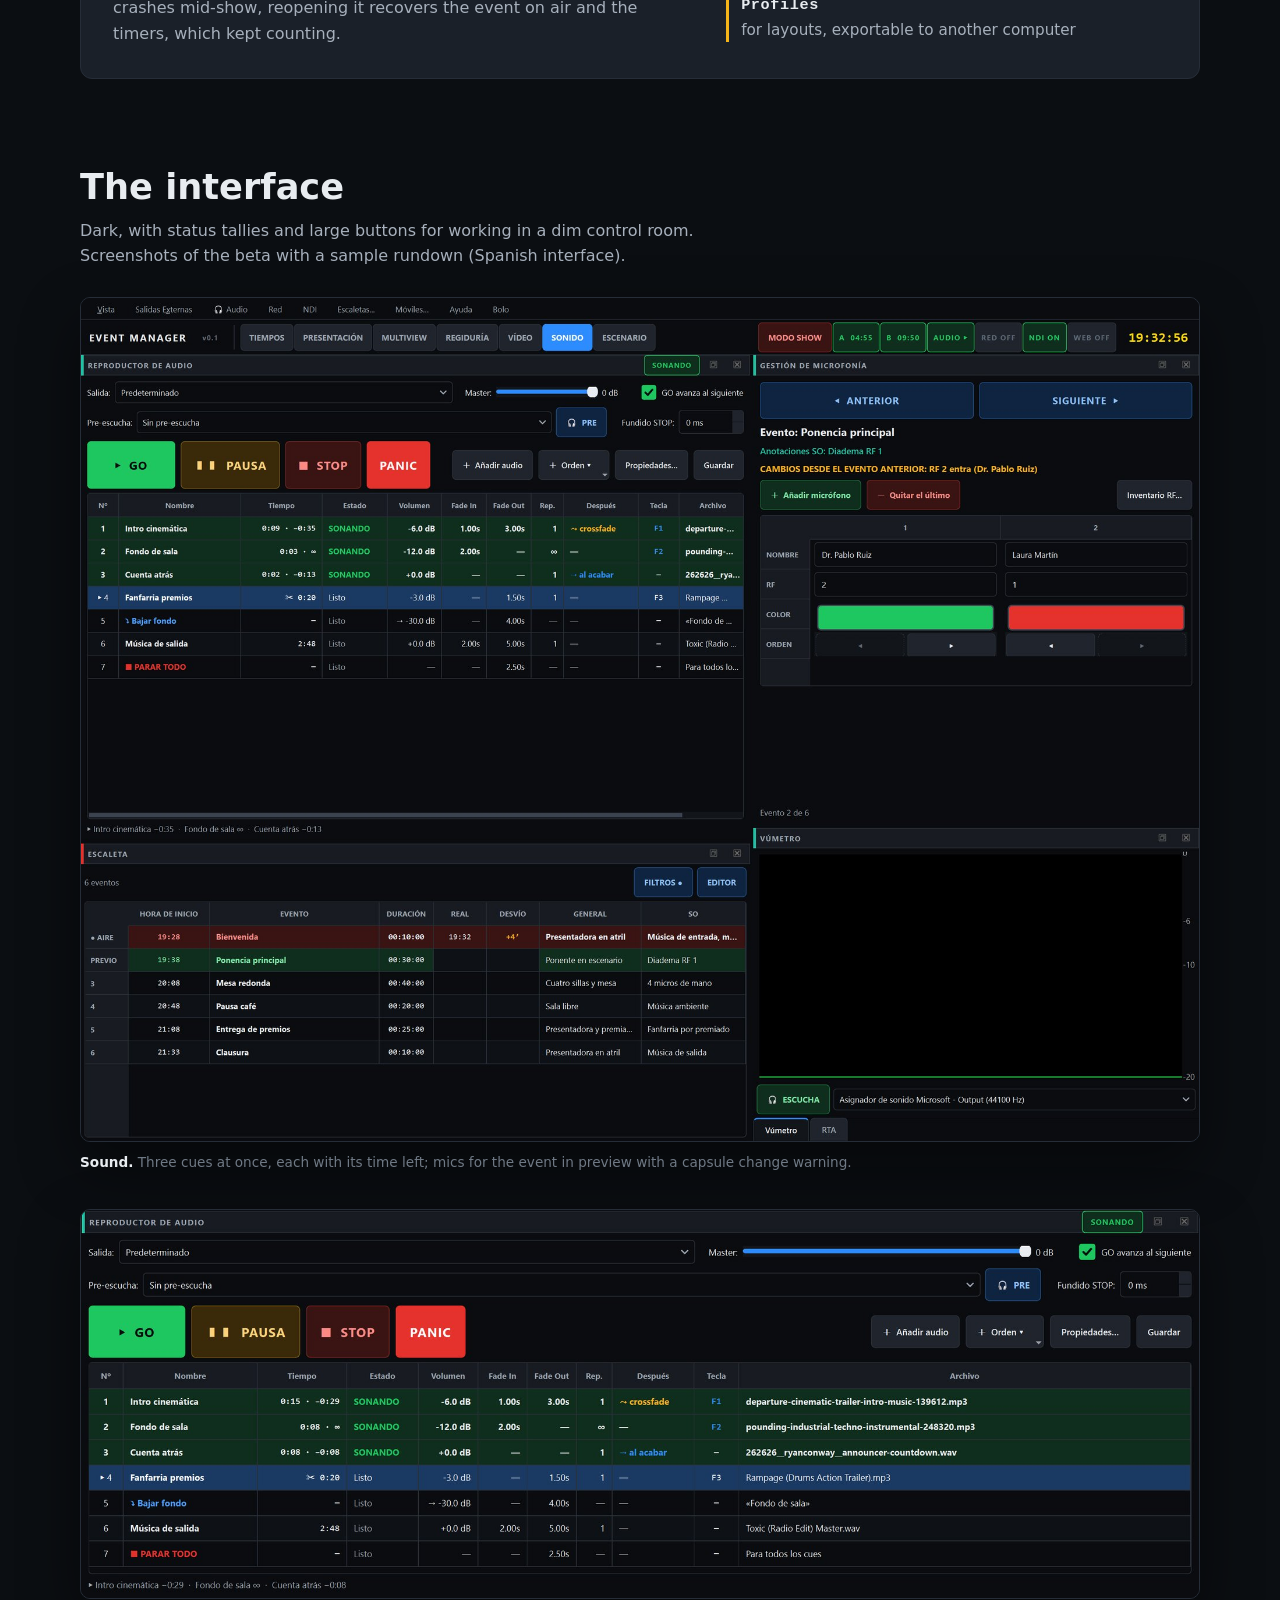
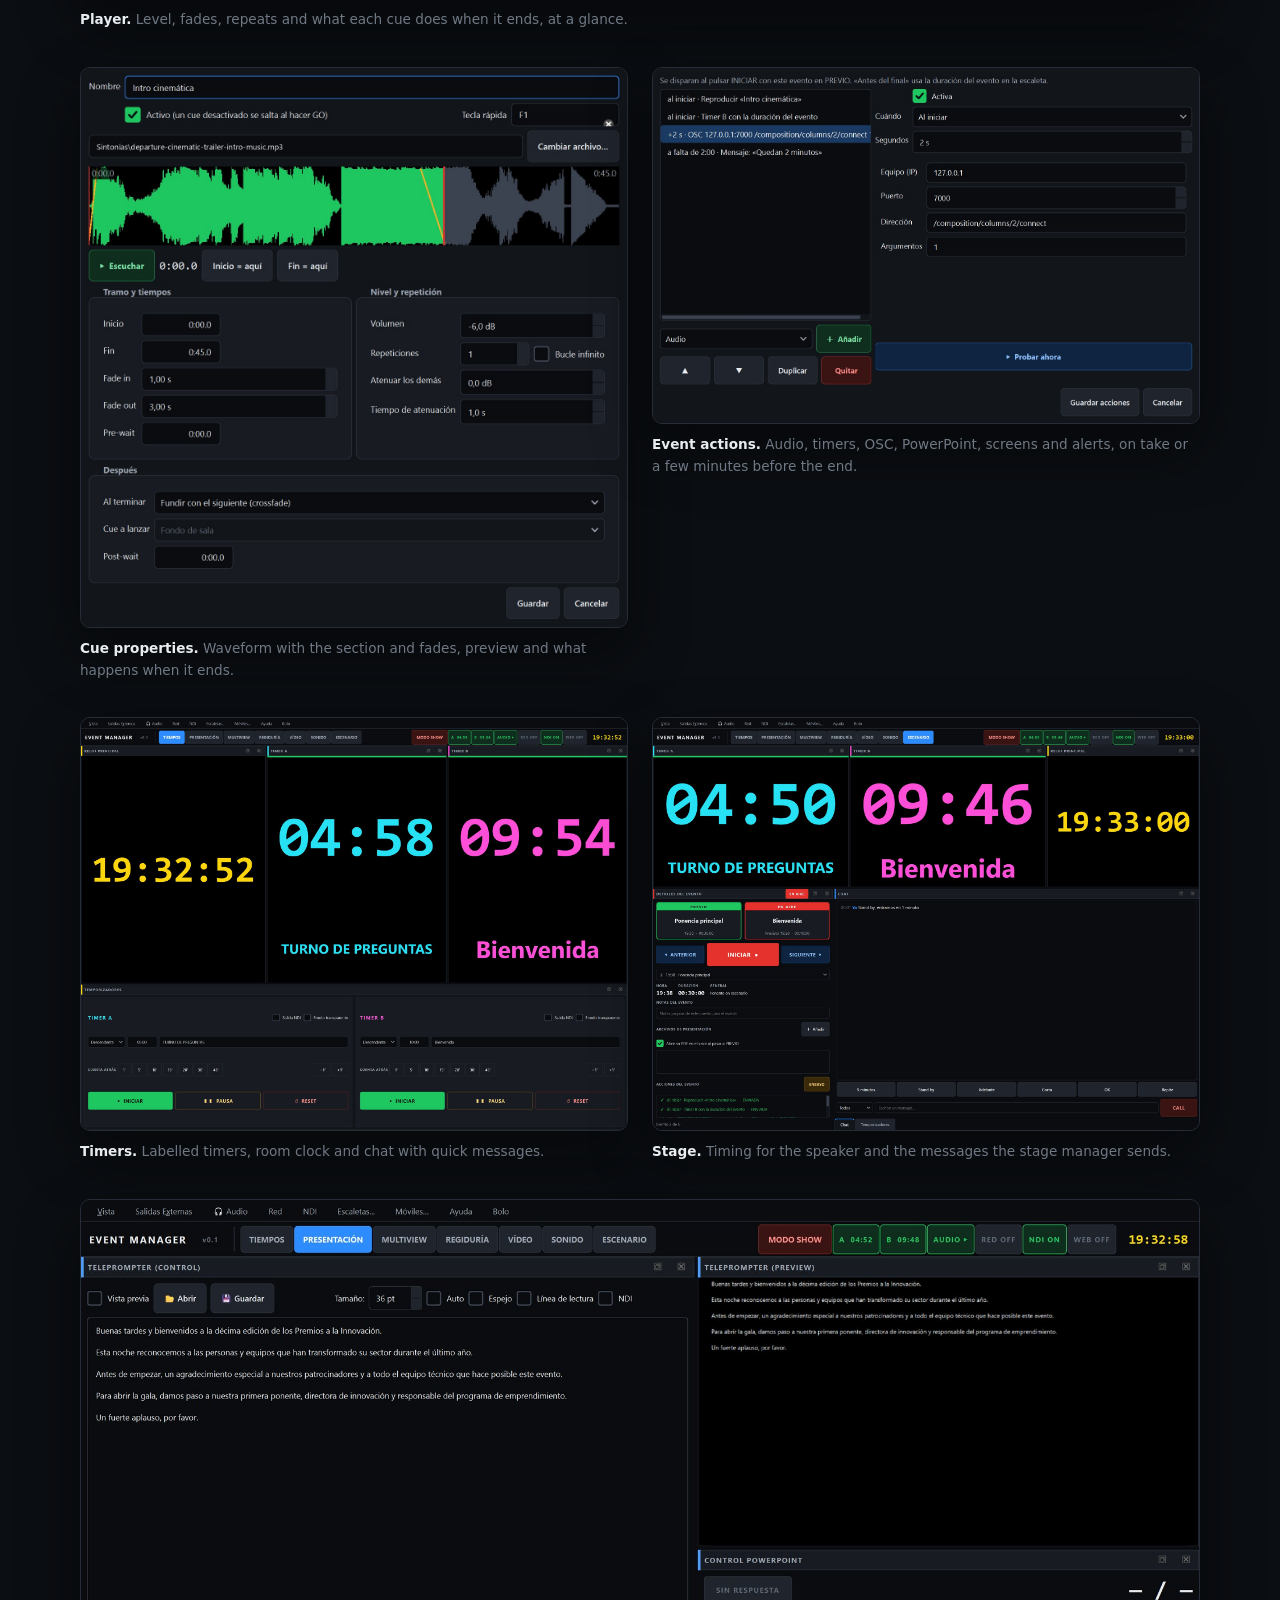
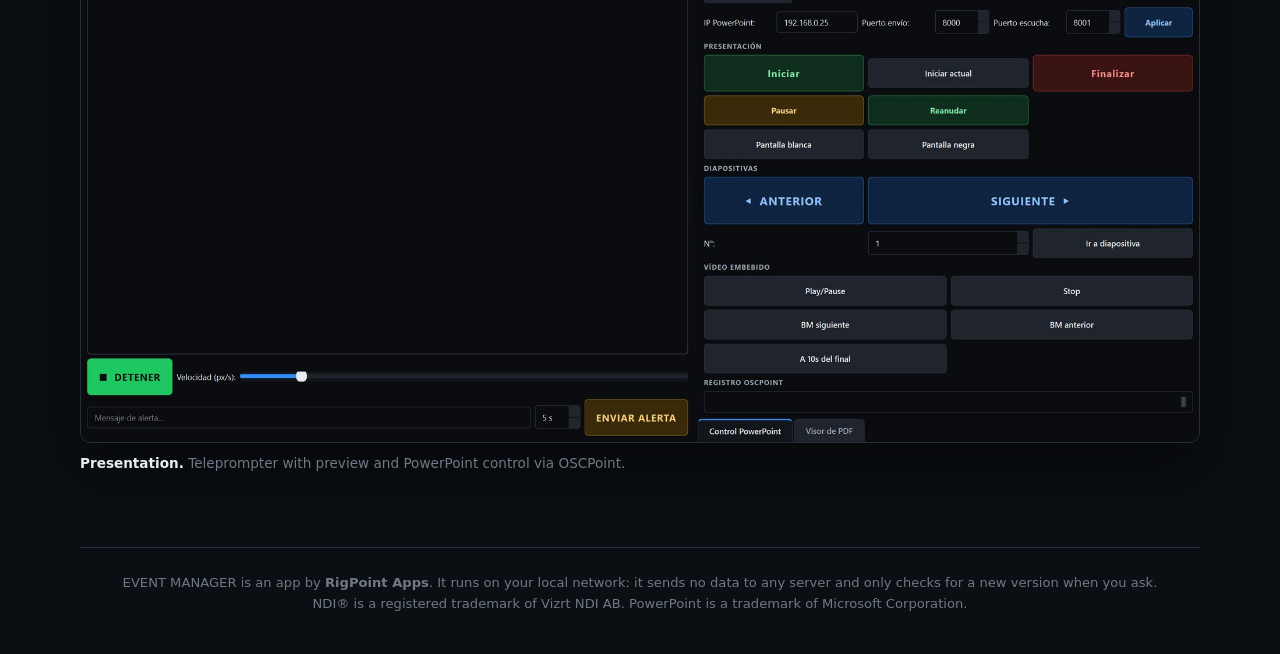
<file: event-manager/en/index.html>
<!doctype html>
<html lang="en">
<head>
<meta charset="utf-8">
<meta name="viewport" content="width=device-width, initial-scale=1">
<title>EVENT MANAGER · Stage management for live events</title>
<meta name="description" content="Stage management software for Windows: rundown imported from PDF, timers, automatic actions per event, NDI, audio, teleprompter, stage monitor and mobile views for the whole crew.">
<link rel="alternate" hreflang="es" href="https://rigpoint-apps.github.io/event-manager/">
<link rel="alternate" hreflang="en" href="https://rigpoint-apps.github.io/event-manager/en/">
<link rel="icon" href="../icono.png">
<meta property="og:title" content="EVENT MANAGER · Stage management for live events">
<meta property="og:description" content="One TAKE and the whole show starts together: timers, audio, screens, cues and OSC.">
<meta property="og:image" content="https://rigpoint-apps.github.io/event-manager/img/regiduria.jpg">
<link rel="stylesheet" href="../estilo.css">
</head>
<body>
<header class="barra">
  <a class="marca" href="../../en/">RigPoint Apps</a>
  <nav class="enlaces">
    <a href="#features">Features</a>
    <a href="#screenshots">Screenshots</a>
    <a class="idioma" href="../" hreflang="es" lang="es">Español</a>
  </nav>
</header>

<main>
  <section class="portada">
    <div class="pilotos" aria-hidden="true">
      <span class="piloto rojo">ON AIR</span><span class="piloto verde">PREVIEW</span><span class="piloto ambar">A 01:58</span><span class="piloto azul">WEB · 6</span>
    </div>
    <h1>EVENT MANAGER</h1>
    <p class="lema">Stage management for live events, in one console.</p>
    <p class="entrada">Import the rundown from the production PDF, press TAKE and the rest follows:
    timers, audio, screens, cues to the speaker and commands to Resolume, vMix or the lighting desk.
    Every station in the crew follows it on their own screen or phone.</p>
    <p class="beta"><span>CLOSED BETA</span>Being tested with live event crews.</p>
  </section>

  <figure class="captura grande">
    <img src="../img/regiduria.jpg" width="1920" height="1447" alt="Stage management workspace: timers, rundown with the event on air and the event panel with its automatic actions">
    <figcaption>Stage management: preview and on air, rundown and the event's actions with their status (Spanish interface).</figcaption>
  </figure>

  <section class="destacado">
    <div>
      <p class="etiqueta">Actions per event</p>
      <h2>One TAKE, the whole show</h2>
      <p>Each rundown event carries what has to happen when it goes on air, or a few minutes before it ends.
      The panel shows every action as scheduled, sent or failed, and <b>REHEARSAL</b> mode shows what would have fired without sending anything.</p>
    </div>
    <ol class="linea">
      <li><span class="t">10:30</span><b>Panel discussion</b><span class="chip">ON AIR</span></li>
      <li><span class="t">+0 s</span><span class="d">Audio</span>Opening sting</li>
      <li><span class="t">+0 s</span><span class="d">Timer B</span>Countdown with the event duration</li>
      <li><span class="t">+2 s</span><span class="d">OSC</span>Resolume · column 3</li>
      <li><span class="t">+5 s</span><span class="d">PowerPoint</span>Slide 1</li>
      <li><span class="t">−5′</span><span class="d">Stage</span>“5 MINUTES” to the speaker</li>
      <li><span class="t">−1′</span><span class="d">CALL</span>Alert to Sound</li>
    </ol>
  </section>

  <section id="features">
    <h2>Built for every station</h2>
    <p class="intro">Seven workspaces, one per station, each with only what that station needs. Everything follows switcher logic: red on air, green ready, amber warning.</p>
    <div class="rejilla">
      <article>
        <h3><i class="rojo"></i>Rundown</h3>
        <ul>
          <li>PDF import: Word, Excel or Google Docs tables, scripts and scanned documents, with a review grid before publishing.</li>
          <li>When the client's new version arrives, a summary of which events changed.</li>
          <li>Actual start time and deviation for every event; double-press TAKE to avoid accidental takes.</li>
          <li>Editor with undo and published versions; export to PDF, CSV and JSON.</li>
        </ul>
      </article>
      <article>
        <h3><i class="ambar"></i>Timers</h3>
        <ul>
          <li>Two timers: count up, countdown or count to a clock time.</li>
          <li>±1 minute without stopping; amber warning at 2 minutes and red at the end.</li>
          <li>Time left for the event on air, based on its actual start time.</li>
          <li>NDI output with transparent background to key over another signal.</li>
        </ul>
      </article>
      <article>
        <h3><i class="azul"></i>Video</h3>
        <ul>
          <li>NDI multiview of every source on the network, with 2×2, 3×3 or 1+5 layouts.</li>
          <li>NO SIGNAL warning when a source freezes or drops.</li>
          <li>Clock, timers, teleprompter or stage monitor on any screen; each monitor remembers its output.</li>
          <li>OSC, HTTP and MIDI commands to Resolume, vMix, Companion or lighting desks.</li>
        </ul>
      </article>
      <article>
        <h3><i class="verde"></i>Sound</h3>
        <ul>
          <li>QLab-style cue player: GO, pause, STOP with fade and PANIC, with a hotkey per cue.</li>
          <li>Fade in and fade out, start from a set point, repeats or loop, pre-wait and post-wait.</li>
          <li>When a cue ends: stop, continue with the next one, crossfade into it or fire a specific cue; automatic ducking of the rest.</li>
          <li>Mics per event, RF pack inventory with battery status and a warning when a capsule changes hands.</li>
          <li>Level meter and analyser that holds the frequency of each feedback.</li>
        </ul>
      </article>
      <article>
        <h3><i class="azul"></i>Presentation and stage</h3>
        <ul>
          <li>Teleprompter with mirror mode, reading line and automatic size, also over NDI.</li>
          <li>Stage monitor with timers and messages from the stage manager to the speaker.</li>
          <li>PowerPoint via OSCPoint with the current slide and a connection indicator.</li>
          <li>The presentation PDF of the event in preview opens by itself.</li>
        </ul>
      </article>
      <article>
        <h3><i class="verde"></i>Crew and phones</h3>
        <ul>
          <li>Stations find each other on the network, share timers and rundown, and reconnect after a drop.</li>
          <li>Chat with quick messages and CALL to a specific station.</li>
          <li>Phone views per station through a QR code, nothing to install; control or read-only access.</li>
          <li>Speaker view: just the time, full screen, and vibration when there is a call.</li>
        </ul>
      </article>
    </div>
  </section>

  <section class="bolo">
    <div>
      <h2>And when the show is over</h2>
      <p>A report with the actual time of every event, deviations, live notes and what the automatic actions did, ready for the client.
      A single-file backup of the show to take to another computer, and if the computer crashes mid-show, reopening it recovers
      the event on air and the timers, which kept counting.</p>
    </div>
    <ul class="marcas">
      <li><b>SHOW MODE</b>locks the rundown and asks before closing</li>
      <li><b>Recovery</b>after an unexpected shutdown</li>
      <li><b>Profiles</b>for layouts, exportable to another computer</li>
    </ul>
  </section>

  <section id="screenshots">
    <h2>The interface</h2>
    <p class="intro">Dark, with status tallies and large buttons for working in a dim control room. Screenshots of the beta with a sample rundown (Spanish interface).</p>
    <div class="galeria">
      <figure class="captura ancha"><img src="../img/sonido.jpg" loading="lazy" width="1920" height="1447" alt="Sound workspace: player with three cues playing, microphone management, rundown and level meter"><figcaption><b>Sound.</b> Three cues at once, each with its time left; mics for the event in preview with a capsule change warning.</figcaption></figure>
      <figure class="captura ancha"><img src="../img/reproductor.jpg" loading="lazy" width="1920" height="666" alt="Audio player with GO, PAUSE, STOP, PANIC and the cue list"><figcaption><b>Player.</b> Level, fades, repeats and what each cue does when it ends, at a glance.</figcaption></figure>
      <figure class="captura"><img src="../img/propiedades_cue.jpg" loading="lazy" width="1330" height="1362" alt="Cue properties: waveform with start, end and fades, levels and end behaviour"><figcaption><b>Cue properties.</b> Waveform with the section and fades, preview and what happens when it ends.</figcaption></figure>
      <figure class="captura"><img src="../img/acciones_evento.jpg" loading="lazy" width="1505" height="980" alt="Event actions editor: audio, timer, OSC and message"><figcaption><b>Event actions.</b> Audio, timers, OSC, PowerPoint, screens and alerts, on take or a few minutes before the end.</figcaption></figure>
      <figure class="captura"><img src="../img/tiempos.jpg" loading="lazy" width="1920" height="1447" alt="Timers workspace with two timers, clock, event details and chat"><figcaption><b>Timers.</b> Labelled timers, room clock and chat with quick messages.</figcaption></figure>
      <figure class="captura"><img src="../img/escenario.jpg" loading="lazy" width="1920" height="1447" alt="Stage workspace"><figcaption><b>Stage.</b> Timing for the speaker and the messages the stage manager sends.</figcaption></figure>
      <figure class="captura ancha"><img src="../img/presentacion.jpg" loading="lazy" width="1920" height="1447" alt="Presentation workspace with teleprompter and PowerPoint control"><figcaption><b>Presentation.</b> Teleprompter with preview and PowerPoint control via OSCPoint.</figcaption></figure>
    </div>
  </section>
</main>

<footer>
  EVENT MANAGER is an app by <b>RigPoint Apps</b>. It runs on your local network: it sends no data to any server
  and only checks for a new version when you ask.<br>
  NDI® is a registered trademark of Vizrt NDI AB. PowerPoint is a trademark of Microsoft Corporation.
</footer>
</body>
</html>
</file>
<file: event-manager/estilo.css>
:root {
  color-scheme: dark;
  --fondo: #0b0e12;
  --panel: #141920;
  --panel-2: #1a2029;
  --linea: #262d38;
  --texto: #e8ecf0;
  --suave: #a7b0bc;
  --tenue: #6f7985;
  --rojo: #e5322d;
  --verde: #1ec760;
  --ambar: #f4b41a;
  --azul: #3b8cff;
  --digitos: "JetBrains Mono", Consolas, "Cascadia Mono", "Courier New", monospace;
  --ui: system-ui, -apple-system, "Segoe UI", Roboto, sans-serif;
}
* { box-sizing: border-box; }
html { scroll-behavior: smooth; }
@media (prefers-reduced-motion: reduce) { html { scroll-behavior: auto; } }
body { margin: 0; background: var(--fondo); color: var(--texto); font: 16px/1.6 var(--ui); padding-inline: 20px; }
a { color: var(--ambar); }
:focus-visible { outline: 2px solid var(--ambar); outline-offset: 3px; }
img { max-width: 100%; height: auto; display: block; }

.barra { max-width: 1120px; margin: 0 auto; display: flex; align-items: center; gap: 16px; padding-block: 18px; border-bottom: 1px solid var(--linea); }
.marca { color: var(--texto); text-decoration: none; font-weight: 700; letter-spacing: .12em; text-transform: uppercase; font-size: .85rem; }
.enlaces { margin-left: auto; display: flex; flex-wrap: wrap; gap: 6px 18px; align-items: center; }
.enlaces a { color: var(--suave); text-decoration: none; font-size: .9rem; font-weight: 600; }
.enlaces a:hover { color: var(--ambar); }
.enlaces .idioma { border: 1px solid var(--linea); border-radius: 999px; padding: .2rem .75rem; }

main { max-width: 1120px; margin: 0 auto; padding-block: 0 72px; }

.portada { padding-block: 64px 36px; max-width: 760px; }
.pilotos { display: flex; flex-wrap: wrap; gap: 6px; margin-bottom: 22px; }
.piloto { font-family: var(--digitos); font-size: .72rem; font-weight: 700; letter-spacing: .08em; padding: 3px 9px; border-radius: 4px; border: 1px solid; }
.piloto.rojo { color: #fff; background: var(--rojo); border-color: var(--rojo); }
.piloto.verde { color: var(--verde); border-color: var(--verde); background: rgba(30, 199, 96, .1); }
.piloto.ambar { color: #14161a; background: var(--ambar); border-color: var(--ambar); }
.piloto.azul { color: var(--azul); border-color: var(--azul); background: rgba(59, 140, 255, .1); }
h1 { font-family: var(--digitos); font-weight: 800; font-size: clamp(2.4rem, 7vw, 4.4rem); letter-spacing: .04em; line-height: 1; margin: 0 0 14px; }
.lema { font-size: clamp(1.25rem, 2.6vw, 1.6rem); font-weight: 600; margin: 0 0 14px; text-wrap: balance; }
.entrada { color: var(--suave); font-size: 1.05rem; margin: 0 0 26px; max-width: 64ch; }
.beta { display: flex; flex-wrap: wrap; align-items: center; gap: 10px; color: var(--suave); font-size: .95rem; margin: 0; }
.beta span { font-family: var(--digitos); font-size: .72rem; font-weight: 700; letter-spacing: .1em; color: var(--ambar); border: 1px solid var(--ambar); border-radius: 4px; padding: 3px 9px; }

.captura { margin: 0; }
.captura img { border-radius: 10px; border: 1px solid var(--linea); box-shadow: 0 24px 60px rgba(0, 0, 0, .45); }
.captura figcaption { color: var(--tenue); font-size: .85rem; margin-top: 10px; }

h2 { font-size: clamp(1.6rem, 3.4vw, 2.2rem); line-height: 1.15; margin: 0 0 10px; text-wrap: balance; }
.intro { color: var(--suave); max-width: 66ch; margin: 0 0 28px; }
.etiqueta { color: var(--ambar); font-size: .78rem; font-weight: 700; letter-spacing: .14em; text-transform: uppercase; margin: 0 0 8px; }
section { margin-top: 88px; }

.destacado { display: grid; grid-template-columns: minmax(0, 1fr) minmax(0, 1.1fr); gap: 40px; align-items: center; }
.destacado p { color: var(--suave); }
.destacado p b { color: var(--ambar); }
.linea { list-style: none; margin: 0; padding: 18px 20px; background: var(--panel); border: 1px solid var(--linea); border-radius: 10px; display: grid; gap: 2px; font-variant-numeric: tabular-nums; }
.linea li { display: grid; grid-template-columns: 52px 104px minmax(0, 1fr); gap: 10px; align-items: baseline; padding: 7px 0; border-bottom: 1px dashed var(--linea); font-size: .95rem; }
.linea li:first-child { grid-template-columns: 52px minmax(0, 1fr) auto; border-bottom: 1px solid var(--linea); padding-bottom: 10px; margin-bottom: 4px; }
.linea li:last-child { border-bottom: 0; }
.linea .t { font-family: var(--digitos); color: var(--tenue); font-size: .85rem; }
.linea .d { font-size: .76rem; font-weight: 700; letter-spacing: .08em; text-transform: uppercase; color: var(--azul); }
.linea .chip { font-family: var(--digitos); font-size: .7rem; font-weight: 700; color: #fff; background: var(--rojo); padding: 2px 8px; border-radius: 4px; }

.rejilla { display: grid; grid-template-columns: repeat(3, minmax(0, 1fr)); gap: 16px; }
.rejilla article { background: var(--panel); border: 1px solid var(--linea); border-radius: 10px; padding: 20px 22px 16px; }
.rejilla h3 { font-size: 1.05rem; margin: 0 0 10px; display: flex; align-items: center; gap: 10px; }
.rejilla h3 i { width: 4px; height: 18px; border-radius: 2px; display: inline-block; }
i.rojo { background: var(--rojo); } i.verde { background: var(--verde); } i.ambar { background: var(--ambar); } i.azul { background: var(--azul); }
.rejilla ul { margin: 0; padding-left: 1.05rem; color: var(--suave); font-size: .93rem; }
.rejilla li { margin: .45rem 0; }

.bolo { display: grid; grid-template-columns: minmax(0, 1.3fr) minmax(0, 1fr); gap: 40px; padding: 32px; background: var(--panel-2); border: 1px solid var(--linea); border-radius: 12px; }
.bolo p { color: var(--suave); margin: 0; }
.marcas { list-style: none; margin: 0; padding: 0; display: grid; gap: 12px; align-content: center; }
.marcas li { color: var(--suave); font-size: .95rem; border-left: 3px solid var(--ambar); padding-left: 12px; }
.marcas b { display: block; color: var(--texto); font-family: var(--digitos); letter-spacing: .04em; }

.galeria { display: grid; grid-template-columns: repeat(2, minmax(0, 1fr)); gap: 36px 24px; align-items: start; }
.galeria .ancha { grid-column: 1 / -1; }
.captura figcaption b { color: var(--texto); }


footer { max-width: 1120px; margin: 0 auto; padding-block: 24px 40px; border-top: 1px solid var(--linea); color: var(--tenue); font-size: .82rem; text-align: center; }
footer a { color: var(--suave); }

@media (max-width: 900px) {
  .destacado, .bolo { grid-template-columns: minmax(0, 1fr); }
  .rejilla, .galeria { grid-template-columns: minmax(0, 1fr); }
  .galeria .ancha { grid-column: auto; }
}
@media (max-width: 480px) {
  .linea li { grid-template-columns: 44px minmax(0, 1fr); }
  .linea li .d { grid-column: 2; }
  .linea li:first-child { grid-template-columns: 44px minmax(0, 1fr); }
  .linea li:first-child .chip { grid-column: 2; justify-self: start; }
  .bolo { padding: 22px; }
}
</file>
